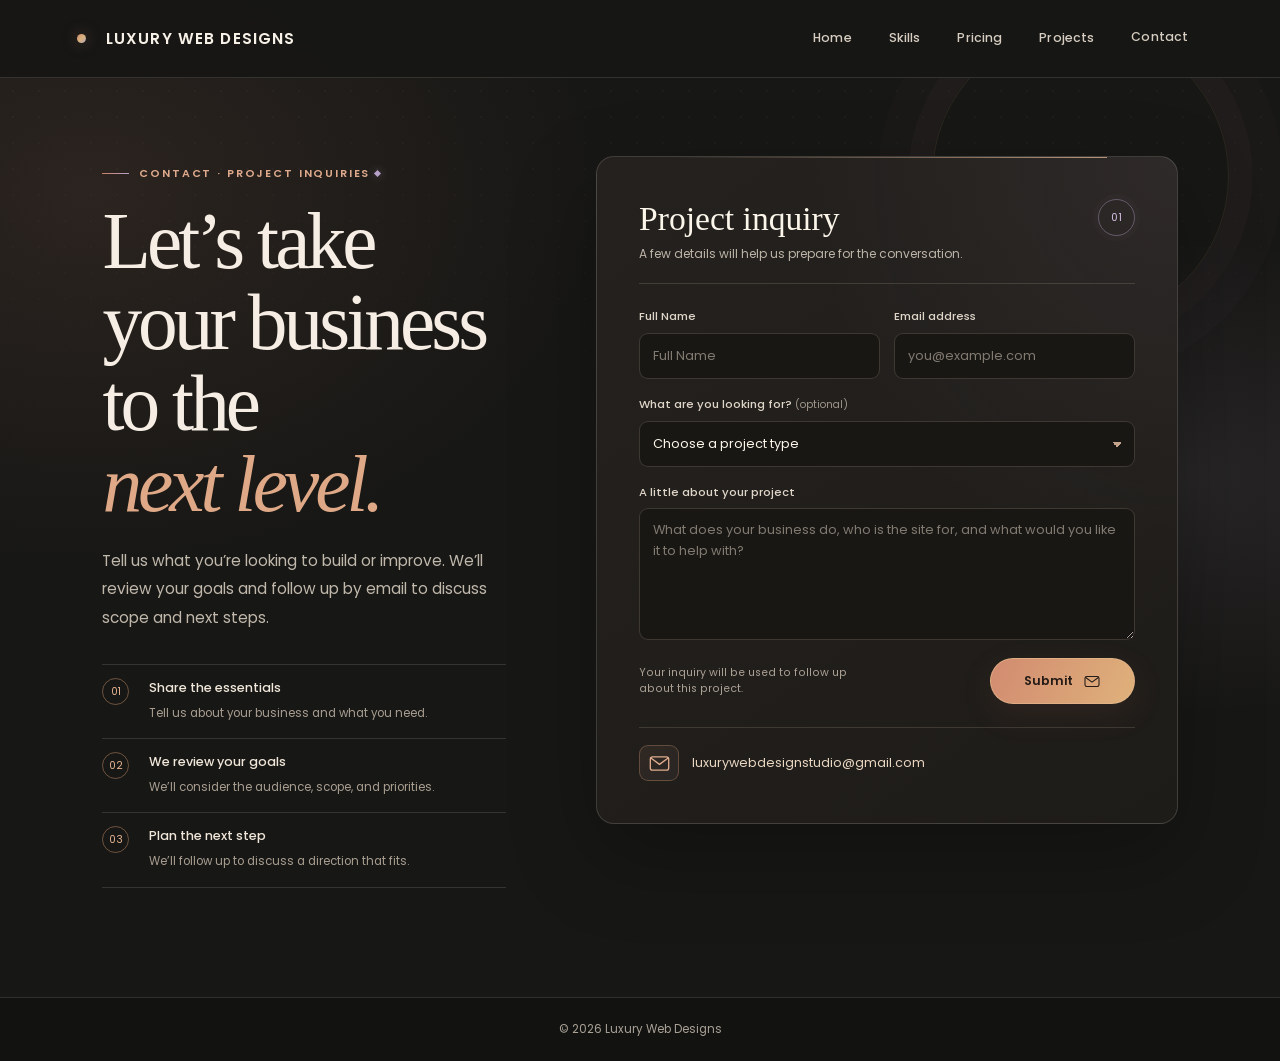
<file: contact.html>
<!DOCTYPE html>
<html lang="en">
<head>
<script>
(() => {
  const navigation = window.performance?.getEntriesByType?.('navigation')?.[0];
  if (navigation?.type !== 'reload') return;
  try { if ('scrollRestoration' in history) history.scrollRestoration = 'manual'; } catch {}
  try { if (location.hash) history.replaceState(history.state, '', location.pathname + location.search); } catch {}
  const returnToTop = () => {
    window.scrollTo(0, 0);
    requestAnimationFrame(() => window.scrollTo(0, 0));
  };
  window.addEventListener('pageshow', returnToTop, { once: true });
  window.addEventListener('load', returnToTop, { once: true });
})();
</script>
<meta charset="UTF-8">
<meta name="viewport" content="width=device-width, initial-scale=1.0">
<title>Contact | Luxury Web Designs</title>
<meta name="description" content="Tell Luxury Web Designs about your website project and get in touch by email.">
<meta name="author" content="Luxury Web Designs Studio">
<link href="https://fonts.googleapis.com/css2?family=Poppins:wght@300;400;500;600;700&display=swap" rel="stylesheet">
<style>
:root { color-scheme:dark; --ink:#171613; --panel:#211f1b; --cream:#fbf5ea; --muted:#bdb4a8; --terracotta:#c97f68; --amber:#d69b72; --lilac:#b8a1c9; --line:rgba(250,231,205,.14); }
* { box-sizing:border-box; }
html { scroll-behavior:smooth; scroll-padding-top:92px; }
body { min-width:320px; margin:0; overflow-x:hidden; background:#171613; color:var(--cream); font-family:'Poppins',sans-serif; line-height:1.65; }
body:before { position:fixed; z-index:-1; inset:0; background:radial-gradient(circle at 18% 80%,rgba(201,127,104,.055),transparent 34%),radial-gradient(circle at 91% 14%,rgba(184,161,201,.065),transparent 32%),repeating-linear-gradient(135deg,rgba(255,248,237,.012) 0 1px,transparent 1px 82px); content:""; pointer-events:none; }
a { color:inherit; }
header { position:fixed; z-index:20; inset:0 0 auto; display:flex; align-items:center; justify-content:space-between; gap:24px; padding:16px clamp(22px,6vw,88px); border-bottom:1px solid var(--line); background:rgba(23,22,19,.93); backdrop-filter:blur(16px); }
header h2 { display:flex; align-items:center; gap:10px; margin:0; color:var(--cream); font-size:1rem; font-weight:600; letter-spacing:.08em; text-transform:uppercase; white-space:nowrap; }
header h2:before { width:9px; height:9px; border-radius:50%; background:linear-gradient(135deg,var(--terracotta),var(--amber),var(--lilac)); box-shadow:0 0 14px rgba(214,155,114,.4); content:""; }
nav { display:flex; align-items:center; flex-wrap:wrap; gap:8px; }
nav a { display:inline-flex; align-items:center; justify-content:center; padding:7px 15px; border:1px solid rgba(214,155,114,.48); border-radius:999px; background:rgba(201,127,104,.045); color:#f0c2a2; font-size:.84rem; text-decoration:none; transition:background .24s ease,border-color .24s ease,color .24s ease,transform .24s ease; }
nav a:hover,nav a[aria-current="page"] { transform:translateY(-1px); border-color:rgba(214,155,114,.8); background:rgba(201,127,104,.16); color:#ffe4cf; }
main { position:relative; min-height:calc(100vh - 86px); padding:clamp(125px,15vw,175px) clamp(22px,8vw,120px) 75px; isolation:isolate; }
main:before { position:absolute; z-index:-1; top:55px; right:4%; width:clamp(210px,38vw,490px); aspect-ratio:1; border:1px solid rgba(214,155,114,.13); border-radius:50%; box-shadow:0 0 0 26px rgba(214,155,114,.022),0 0 0 56px rgba(184,161,201,.018); content:""; animation:orbit 28s linear infinite; pointer-events:none; }
.contact-layout { display:grid; grid-template-columns:minmax(260px,.82fr) minmax(400px,1.18fr); align-items:start; gap:clamp(42px,8vw,112px); max-width:1180px; margin:auto; }
.contact-copy { position:relative; padding-top:18px; animation:rise-in .75s both; }
.eyebrow { display:flex; align-items:center; gap:10px; margin:0 0 18px; color:#d8a789; font-size:.72rem; font-weight:600; letter-spacing:.19em; text-transform:uppercase; }
.eyebrow:before { width:27px; height:1px; background:linear-gradient(90deg,var(--terracotta),var(--lilac)); content:""; }
.eyebrow:after { width:5px; height:5px; margin-left:-5px; background:#b8a1c9; content:""; transform:rotate(45deg); box-shadow:0 0 9px rgba(184,161,201,.48); }
h1 { max-width:560px; margin:0; color:var(--cream); font:400 clamp(3rem,6vw,5.5rem)/1.02 Georgia,serif; letter-spacing:-.05em; }
h1 em { color:#dca98a; font-weight:400; }
.intro { max-width:460px; margin:22px 0 32px; color:#c6bdb1; font-size:.96rem; line-height:1.85; }
.process { display:grid; gap:0; max-width:445px; margin:0 0 34px; padding:0; list-style:none; }
.process li { display:grid; grid-template-columns:35px 1fr; gap:12px; padding:13px 0; border-top:1px solid rgba(250,231,205,.11); transition:padding-left .25s ease,border-color .25s ease; }
.process li:last-child { border-bottom:1px solid rgba(250,231,205,.11); }
.process li:hover { padding-left:4px; border-top-color:rgba(214,155,114,.36); }
.process-number { display:grid; width:27px; height:27px; place-items:center; border:1px solid rgba(214,155,114,.46); border-radius:50%; color:#e6b391; font-size:.65rem; transition:background .25s ease,color .25s ease,transform .25s ease; }
.process li:hover .process-number { transform:scale(1.06); background:rgba(214,155,114,.11); color:#ffe4cf; }
.process strong { display:block; color:#f0e6d9; font-size:.79rem; font-weight:500; }
.process small { color:#a99e91; font-size:.72rem; }
.email-block { display:flex; align-items:center; gap:13px; margin-top:20px; padding-top:17px; border-top:1px solid var(--line); color:#d0c5b7; font-size:.79rem; animation:rise-in .65s .55s both; }
.email-mark { display:grid; width:40px; height:36px; flex:none; place-items:center; border:1px solid rgba(214,155,114,.32); border-radius:9px; background:linear-gradient(145deg,rgba(214,155,114,.09),rgba(184,161,201,.06)); color:#e0ad8e; animation:email-drift 4.5s ease-in-out infinite; }
.email-mark svg { display:block; width:21px; height:17px; fill:none; stroke:currentColor; stroke-linecap:round; stroke-linejoin:round; stroke-width:1.5; }
.email-block > div > span { display:block; color:#978f85; font-size:.63rem; letter-spacing:.12em; text-transform:uppercase; }
.email-block a { color:#ead7c2; text-decoration:none; text-underline-offset:4px; }
.email-block a:hover { color:#fff0dd; text-decoration:underline; }
.form-panel { position:relative; overflow:hidden; padding:clamp(24px,4vw,42px); border:1px solid rgba(250,231,205,.14); border-radius:16px; background:linear-gradient(145deg,rgba(201,127,104,.07),rgba(33,31,27,.97) 38%,rgba(184,161,201,.055)); box-shadow:0 26px 70px rgba(0,0,0,.26); animation:rise-in .8s .12s both; }
.form-panel:before { position:absolute; top:0; left:12%; width:76%; height:1px; background:linear-gradient(90deg,transparent,rgba(240,193,158,.7),transparent); background-size:200% 100%; content:""; }
.form-panel:hover:before,.form-panel:focus-within:before { animation:panel-sheen 1.2s ease both; }
.form-heading { display:flex; align-items:flex-start; justify-content:space-between; gap:20px; margin:0 0 23px; padding-bottom:19px; border-bottom:1px solid var(--line); }
.form-heading h2 { margin:0; color:var(--cream); font:400 clamp(1.6rem,3vw,2.1rem)/1.2 Georgia,serif; }
.form-heading p { margin:5px 0 0; color:#bdb4a8; font-size:.75rem; }
.form-number { display:grid; width:37px; height:37px; flex:none; place-items:center; border:1px solid rgba(184,161,201,.42); border-radius:50%; color:#d1bde0; font-size:.68rem; }
.form-number { box-shadow:0 0 0 5px rgba(184,161,201,.025); animation:badge-breathe 5s ease-in-out infinite; }
form { display:grid; grid-template-columns:1fr 1fr; gap:16px 14px; }
.field { display:grid; gap:7px; min-width:0; }
.field { animation:field-arrive .55s both; }
.field:nth-of-type(1) { animation-delay:.16s; }.field:nth-of-type(2) { animation-delay:.23s; }.field:nth-of-type(3) { animation-delay:.3s; }.field:nth-of-type(4) { animation-delay:.37s; }.field:nth-of-type(5) { animation-delay:.44s; }
.field-full { grid-column:1/-1; }
label { color:#dfd5c8; font-size:.71rem; font-weight:500; }
.optional { color:#9d9388; font-size:.65rem; font-weight:400; }
input,select,textarea { width:100%; min-height:46px; padding:11px 13px; border:1px solid rgba(250,231,205,.16); border-radius:7px; outline:0; background:#191714; color:#fbf5ea; font:400 .8rem 'Poppins',sans-serif; transition:border-color .2s ease,background .2s ease,box-shadow .2s ease; }
input::placeholder,textarea::placeholder { color:#817a71; }
select { appearance:none; padding-right:36px; background-image:linear-gradient(45deg,transparent 50%,#c4a48d 50%),linear-gradient(135deg,#c4a48d 50%,transparent 50%); background-position:calc(100% - 17px) 20px,calc(100% - 12px) 20px; background-size:5px 5px,5px 5px; background-repeat:no-repeat; }
select:invalid { color:#817a71; }
select option { background:#191714; color:#fbf5ea; }
input:focus,select:focus,textarea:focus { border-color:rgba(214,155,114,.75); background:#1d1a17; box-shadow:0 0 0 3px rgba(214,155,114,.1); }
textarea { min-height:132px; resize:vertical; line-height:1.6; }
.form-bottom { display:flex; align-items:center; justify-content:space-between; gap:14px; margin-top:2px; }
.form-note { max-width:235px; margin:0; color:#a99f93; font-size:.67rem; line-height:1.55; }
button.submit { display:inline-flex; min-width:145px; min-height:46px; align-items:center; justify-content:center; gap:11px; padding:11px 19px; border:0; border-radius:999px; background:linear-gradient(110deg,#c97f68,#d69b72); color:#271b16; cursor:pointer; font:600 .78rem 'Poppins',sans-serif; transition:transform .22s ease,box-shadow .22s ease,filter .22s ease; }
button.submit span { display:inline-flex; align-items:center; justify-content:center; transition:transform .22s ease; }
button.submit svg { display:block; width:16px; height:13px; fill:none; stroke:currentColor; stroke-linecap:round; stroke-linejoin:round; stroke-width:1.6; }
button.submit:hover { transform:translateY(-2px); box-shadow:0 10px 25px rgba(201,127,104,.2); filter:brightness(1.06); }
button.submit:hover span { transform:translateX(3px); }
footer { padding:22px clamp(22px,6vw,88px); border-top:1px solid var(--line); background:#11110f; color:#a89f93; font-size:.73rem; text-align:center; }
.modal-success-bg { position:fixed; z-index:50; inset:0; display:none; align-items:center; justify-content:center; padding:20px; background:rgba(7,8,7,.76); backdrop-filter:blur(8px); }
.modal-success-bg.show { display:flex; }
.modal-success { position:relative; width:min(100%,390px); padding:38px 32px 34px; border:1px solid rgba(214,155,114,.36); border-radius:16px; background:#211f1b; color:var(--cream); text-align:center; box-shadow:0 25px 80px rgba(0,0,0,.45); animation:rise-in .35s both; }
.success-icon { display:grid; width:55px; height:55px; margin:0 auto 18px; place-items:center; border:1px solid rgba(169,207,178,.4); border-radius:50%; color:#a9cfb2; font-size:1.35rem; }
.modal-success h2 { margin:0 0 8px; font:400 1.8rem Georgia,serif; }
.modal-success p { margin:0; color:#bdb4a8; font-size:.83rem; }
.close-modal-btn { position:absolute; top:10px; right:12px; width:34px; height:34px; border:1px solid transparent; border-radius:50%; background:transparent; color:#c4b5a7; cursor:pointer; font-size:1.4rem; }
.close-modal-btn:hover { border-color:var(--line); color:#fff; }
@keyframes rise-in { from { opacity:0; transform:translateY(13px); } to { opacity:1; transform:translateY(0); } }
@keyframes orbit { to { transform:rotate(360deg); } }
@keyframes email-drift { 0%,100% { transform:translateY(0); box-shadow:0 0 0 rgba(214,155,114,0); } 50% { transform:translateY(-3px); box-shadow:0 5px 18px rgba(214,155,114,.13); } }
@keyframes panel-sheen { from { background-position:100% 0; } to { background-position:-100% 0; } }
@keyframes badge-breathe { 0%,100% { box-shadow:0 0 0 4px rgba(184,161,201,.018); } 50% { box-shadow:0 0 0 7px rgba(184,161,201,.055); } }
@keyframes field-arrive { from { opacity:0; transform:translateY(8px); } to { opacity:1; transform:translateY(0); } }
@media(max-width:900px) { main { padding-top:135px; } .contact-layout { grid-template-columns:minmax(230px,.78fr) minmax(360px,1.22fr); gap:36px; } }
@media(max-width:760px) { header { align-items:flex-start; flex-direction:column; gap:10px; } nav { gap:6px; } nav a { padding:6px 11px; font-size:.77rem; } main { padding-top:175px; } .contact-layout { grid-template-columns:1fr; max-width:640px; gap:34px; } .contact-copy { padding-top:0; } h1 { max-width:640px; } .intro { margin:16px 0 22px; } .process { margin-bottom:23px; } }
@media(max-width:520px) { main { padding:155px 18px 52px; } header { padding:14px 18px; } header h2 { font-size:.87rem; } nav { gap:5px; } nav a { padding:6px 9px; font-size:.7rem; } h1 { font-size:clamp(2.65rem,13vw,4rem); } .intro { font-size:.88rem; } .form-panel { padding:22px 17px; } form { grid-template-columns:1fr; gap:13px; } .field-full { grid-column:auto; } .form-bottom { align-items:flex-start; flex-direction:column-reverse; } .form-note { max-width:none; } button.submit { width:100%; } .email-block { font-size:.7rem; } }
@media(prefers-reduced-motion:reduce) { *,*::before,*::after { scroll-behavior:auto!important; animation-duration:.01ms!important; animation-iteration-count:1!important; transition-duration:.01ms!important; } }
</style>
  <link rel="stylesheet" href="refresh.css?v=20260925a">
</head>
<body class="studio-page studio-contact">
<header>
  <h2>Luxury Web Designs</h2>
  <nav aria-label="Main navigation">
    <a href="index.html#home">Home</a>
    <a href="skills.html">Skills</a>
    <a href="pricing.html">Pricing</a>
    <a href="projects.html">Projects</a>
    <a href="contact.html" aria-current="page">Contact</a>
  </nav>
</header>
<main>
  <div class="contact-layout">
    <section class="contact-copy" aria-labelledby="contact-title">
      <p class="eyebrow">Contact · Project inquiries</p>
      <h1 id="contact-title">Let’s take your business to the <em>next level.</em></h1>
      <p class="intro">Tell us what you’re looking to build or improve. We’ll review your goals and follow up by email to discuss scope and next steps.</p>
      <ol class="process" aria-label="What happens next">
        <li><span class="process-number">01</span><div><strong>Share the essentials</strong><small>Tell us about your business and what you need.</small></div></li>
        <li><span class="process-number">02</span><div><strong>We review your goals</strong><small>We’ll consider the audience, scope, and priorities.</small></div></li>
        <li><span class="process-number">03</span><div><strong>Plan the next step</strong><small>We’ll follow up to discuss a direction that fits.</small></div></li>
      </ol>
    </section>
    <section class="form-panel" aria-labelledby="form-title">
      <div class="form-heading"><div><h2 id="form-title">Project inquiry</h2><p>A few details will help us prepare for the conversation.</p></div><span class="form-number" aria-hidden="true">01</span></div>
      <form id="contact-form" action="https://formsubmit.co/luxurywebdesignstudio@gmail.com" method="POST" autocomplete="on">
        <input type="hidden" name="_subject" value="New Website Inquiry">
        <input type="hidden" name="_captcha" value="false">
        <input type="hidden" name="_template" value="table">
        <input type="hidden" name="_url" value="https://luxurywebdesignstudio.github.io/LuxuryWebDesignStudio/contact.html">
        <div class="field"><label for="contact-name">Full Name</label><input id="contact-name" type="text" name="name" placeholder="Full Name" required autocomplete="name"></div>
        <div class="field"><label for="contact-email">Email address</label><input id="contact-email" type="email" name="email" placeholder="you@example.com" required autocomplete="email"></div>
        <div class="field field-full"><label for="project-type">What are you looking for? <span class="optional">(optional)</span></label><select id="project-type" name="project_type"><option value="" selected>Choose a project type</option><option>New business website</option><option>Website redesign</option><option>Landing page</option><option>Website updates or support</option><option>Something else</option></select></div>
        <div class="field field-full"><label for="project-message">A little about your project</label><textarea id="project-message" name="message" placeholder="What does your business do, who is the site for, and what would you like it to help with?" required></textarea></div>
        <div class="form-bottom field-full"><p class="form-note">Your inquiry will be used to follow up about this project.</p><button type="submit" class="submit">Submit <span aria-hidden="true"><svg viewBox="0 0 24 18"><rect x="1.5" y="1.5" width="21" height="15" rx="2.5"></rect><path d="m2.5 3 9.5 7 9.5-7"></path></svg></span></button></div>
      </form>
      <div class="email-block"><span class="email-mark" aria-hidden="true"><svg viewBox="0 0 24 18"><rect x="1.5" y="1.5" width="21" height="15" rx="2.5"></rect><path d="m2.5 3 9.5 7 9.5-7"></path></svg></span><div><a href="mailto:luxurywebdesignstudio@gmail.com">luxurywebdesignstudio@gmail.com</a></div></div>
    </section>
  </div>
</main>
<footer>© 2026 Luxury Web Designs</footer>
<div id="contact-success-modal" class="modal-success-bg" role="dialog" aria-modal="true" aria-labelledby="success-title" aria-describedby="success-copy">
  <div class="modal-success">
    <button class="close-modal-btn" type="button" aria-label="Close success message" onclick="hideSuccessModal()">×</button>
    <span class="success-icon" aria-hidden="true">✓</span>
    <h2 id="success-title">Message sent</h2>
    <p id="success-copy">Thank you for reaching out. We’ll get back to you soon.</p>
  </div>
</div>
<script>
function hideSuccessModal() {
  document.getElementById('contact-success-modal')?.classList.remove('show');
}
(() => {
  const form = document.getElementById('contact-form');
  const modal = document.getElementById('contact-success-modal');
  if (!form) return;
  form.addEventListener('submit', async event => {
    event.preventDefault();
    const submit = form.querySelector('button[type="submit"]');
    submit.disabled = true;
    submit.setAttribute('aria-busy', 'true');
    try {
      const formData = Object.fromEntries(new FormData(form).entries());
      const ajaxAction = form.action.replace('https://formsubmit.co/', 'https://formsubmit.co/ajax/');
      const response = await fetch(ajaxAction, {
        method:'POST',
        headers:{ 'Content-Type':'application/json', 'Accept':'application/json' },
        body:JSON.stringify(formData)
      });
      const result = await response.json();
      if (!response.ok || !result.success) throw new Error('Message could not be sent.');
      form.reset();
      modal?.classList.add('show');
      modal?.querySelector('.close-modal-btn')?.focus();
    } catch {
      alert('There was a problem sending the message. Please try again or email luxurywebdesignstudio@gmail.com.');
    } finally {
      submit.disabled = false;
      submit.removeAttribute('aria-busy');
    }
  });
  modal?.addEventListener('click', event => { if (event.target === modal) hideSuccessModal(); });
  document.addEventListener('keydown', event => { if (modal?.classList.contains('show') && event.key === 'Escape') hideSuccessModal(); });
})();
</script>
</body>
</html>
</file>
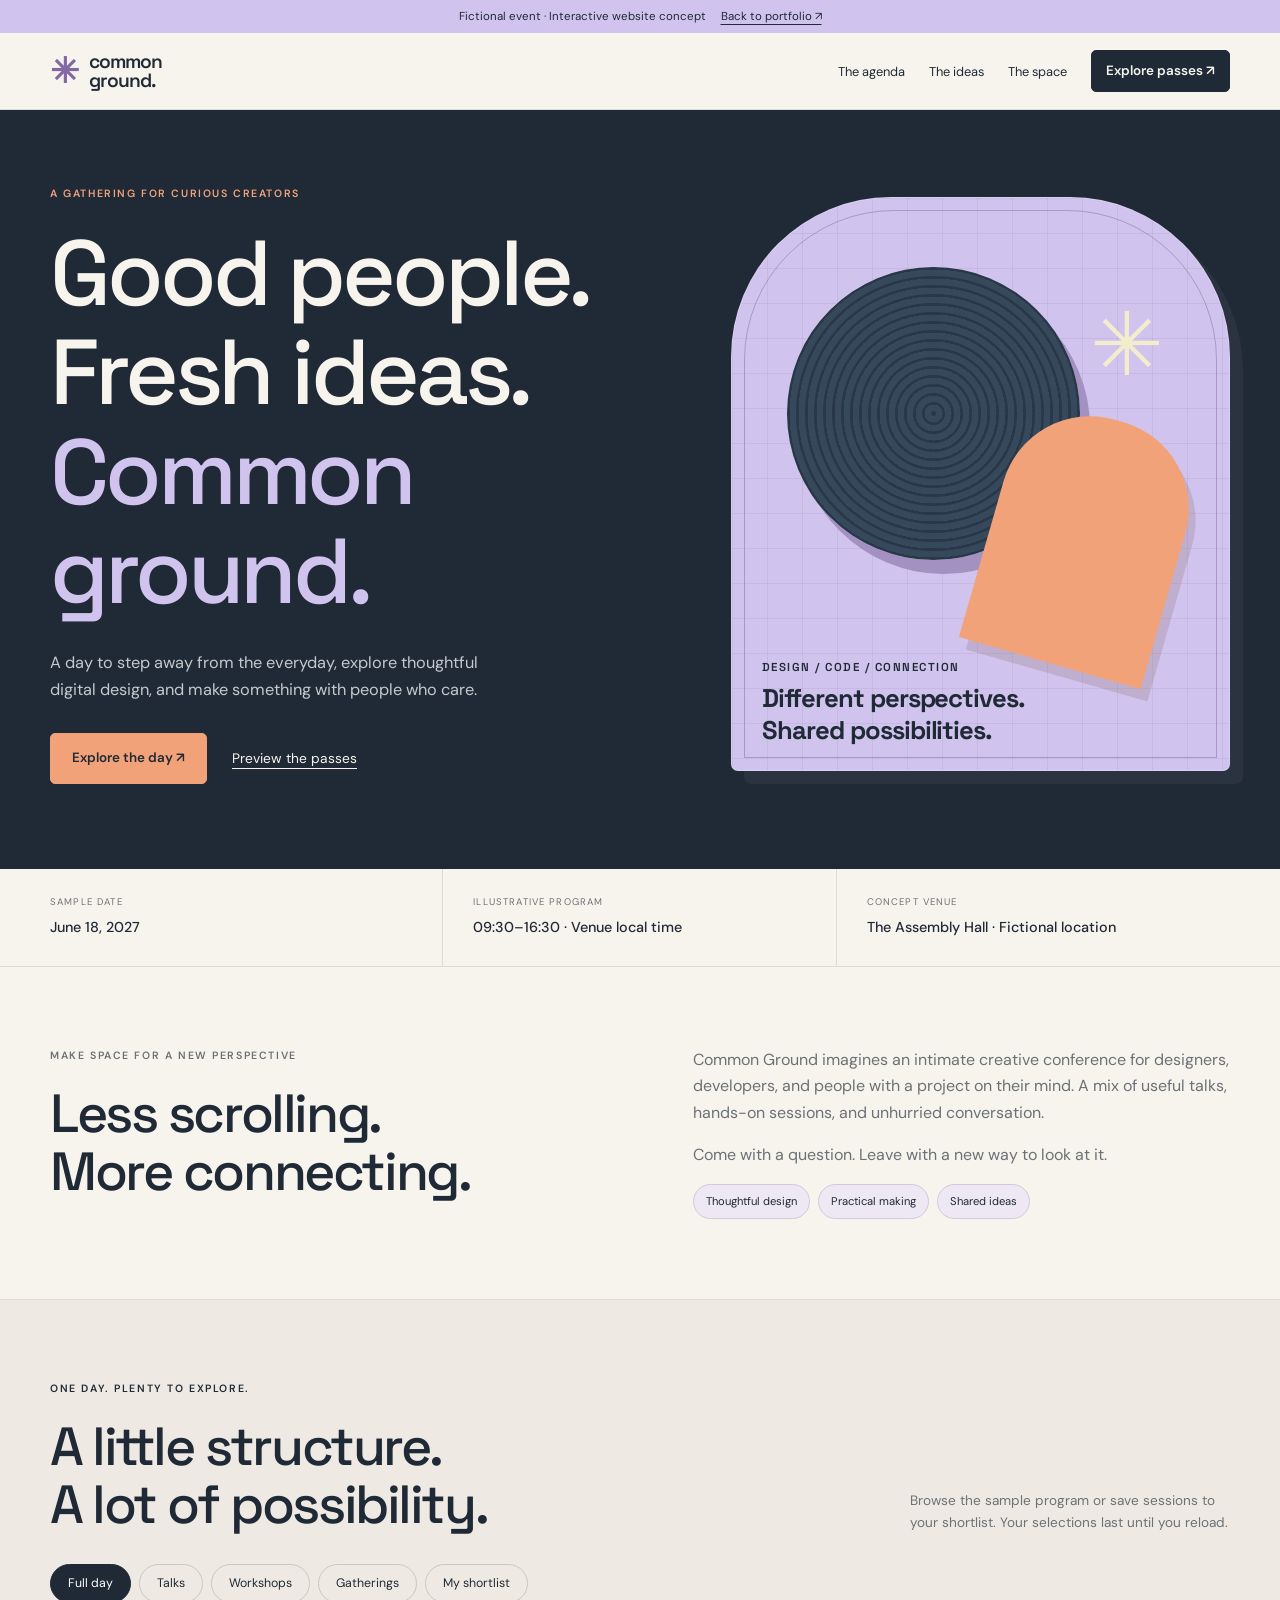
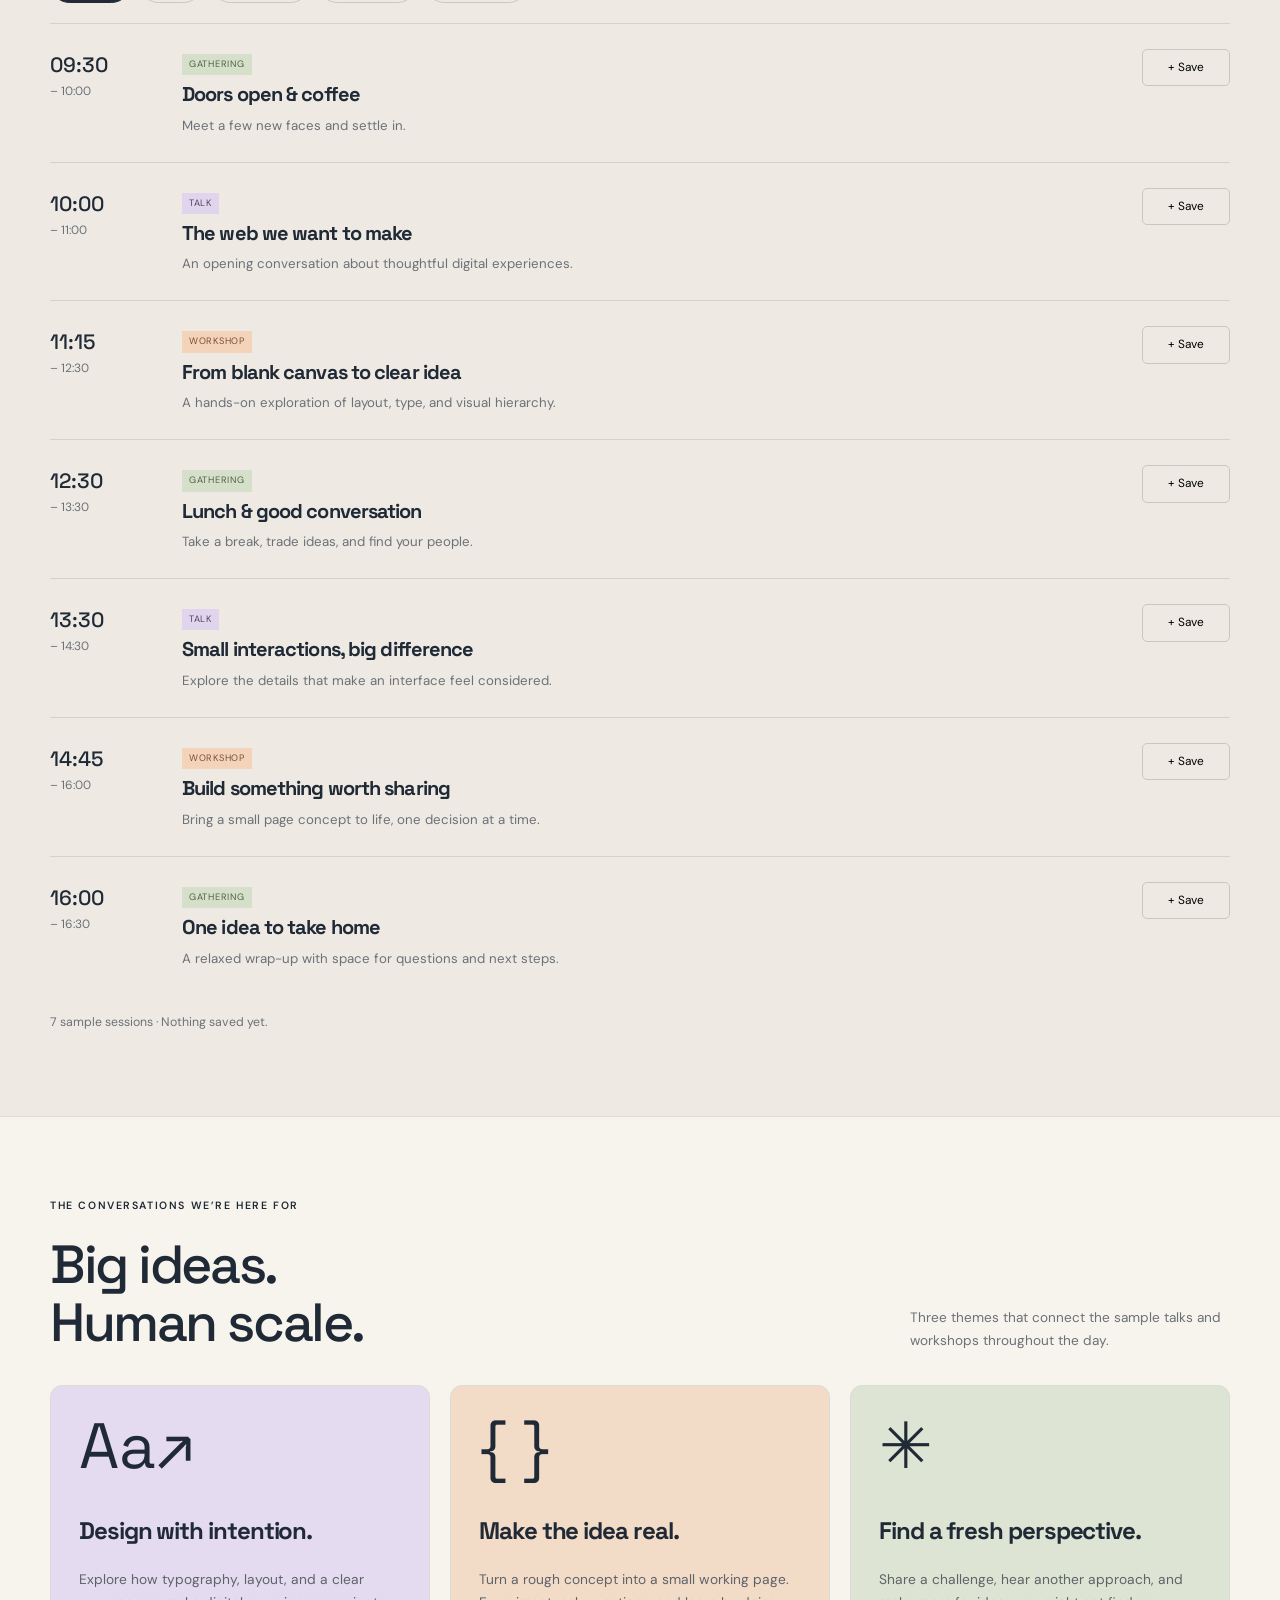
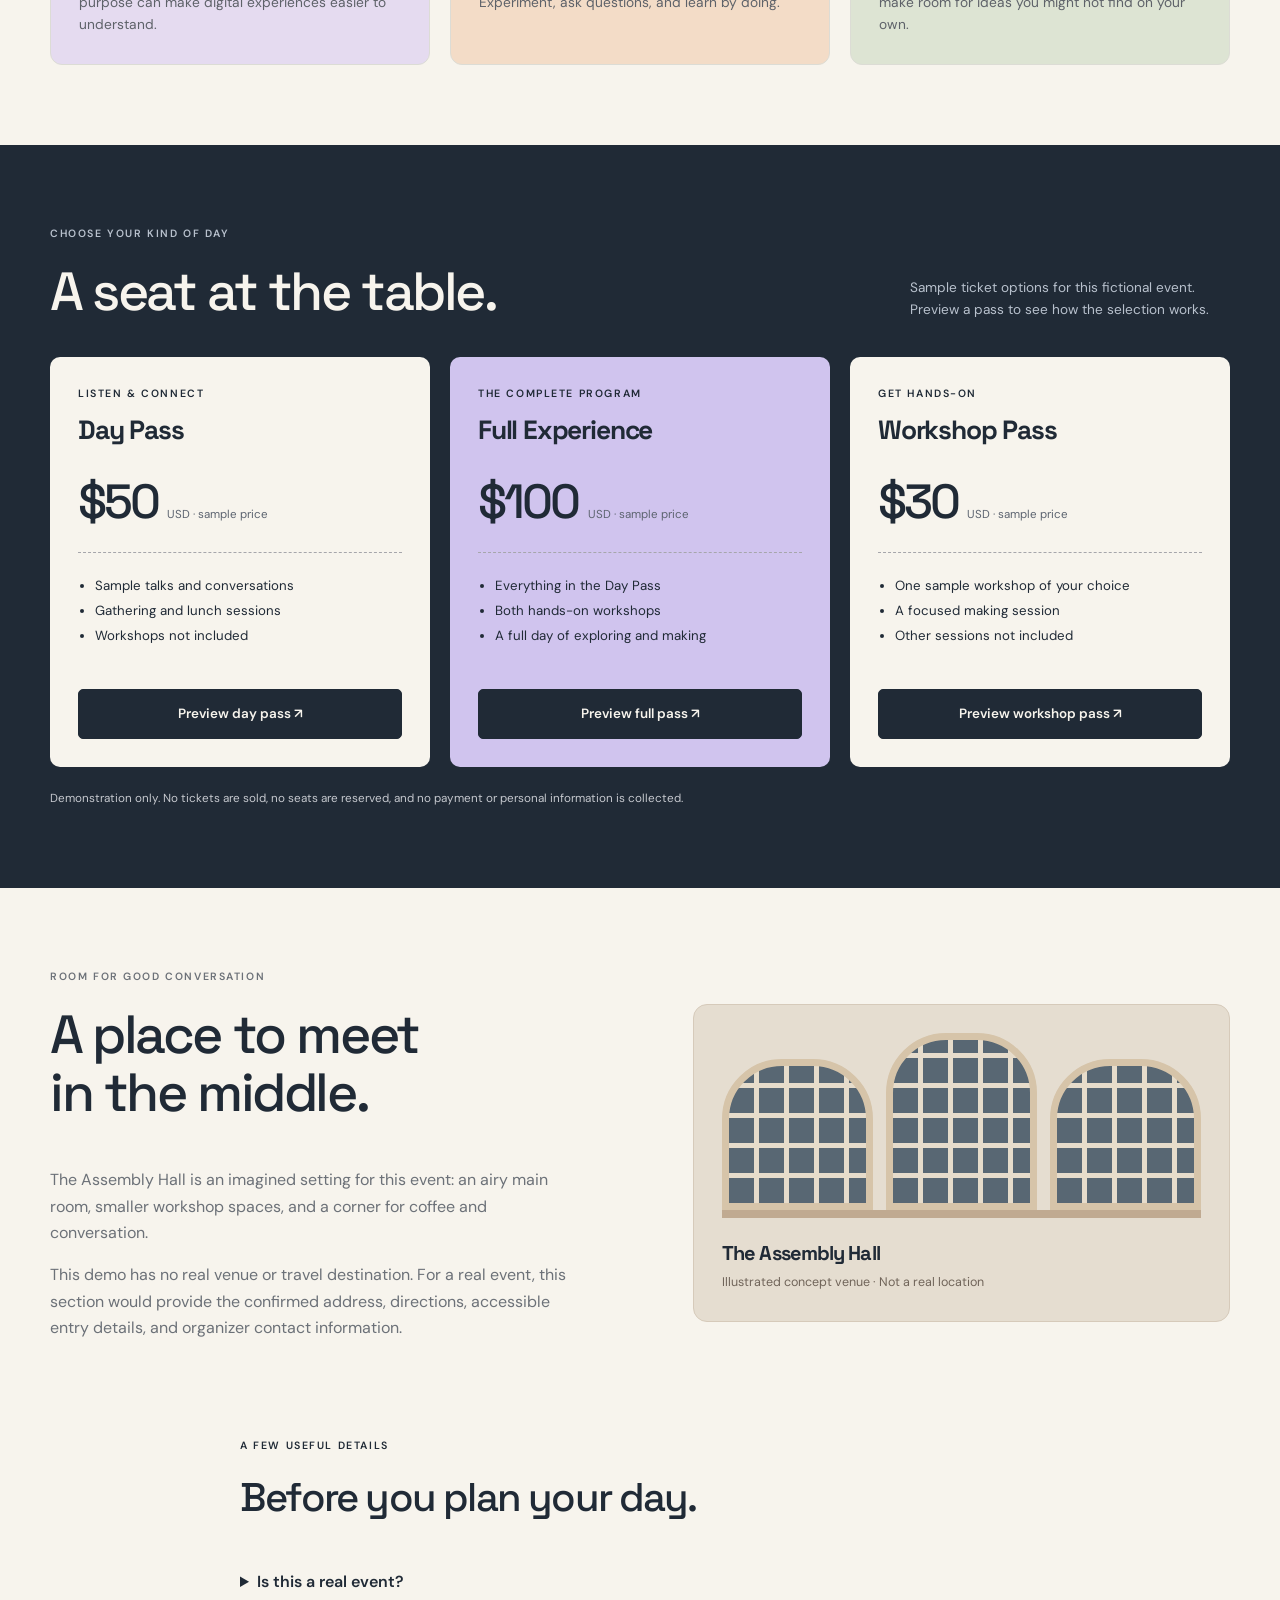
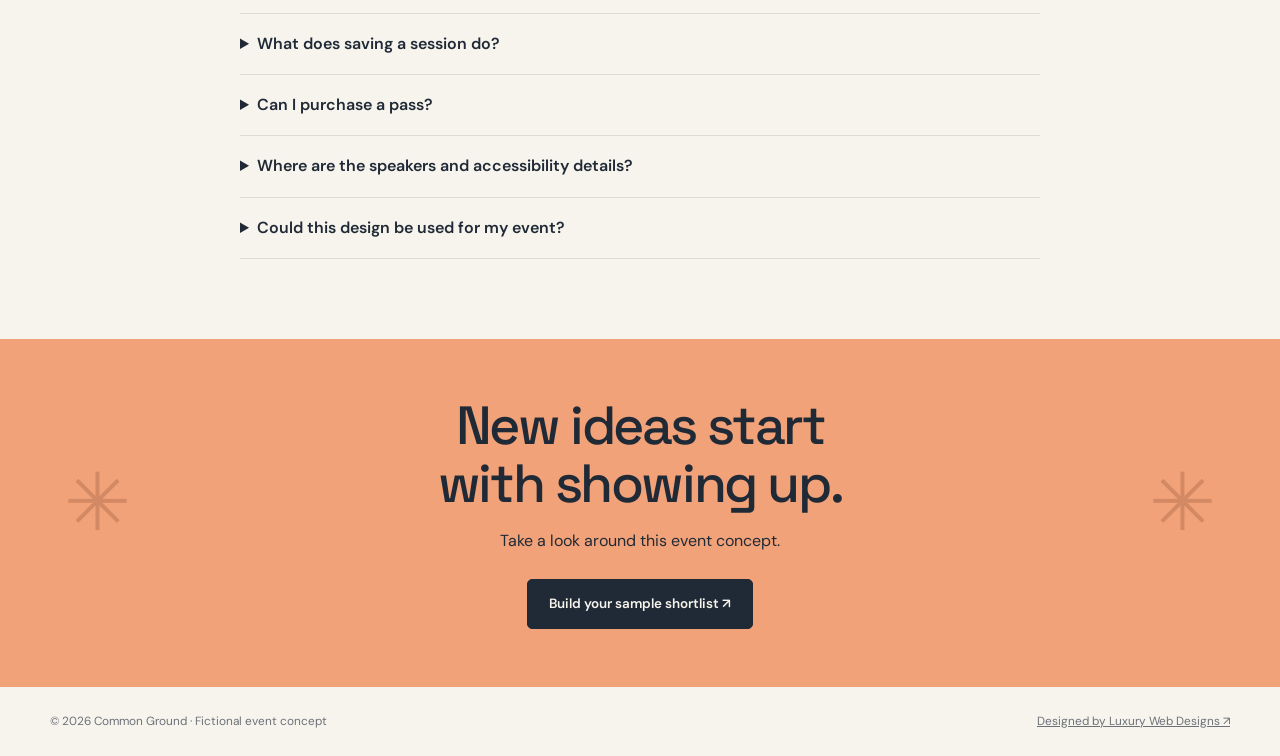
<file: event.html>
<!doctype html><html lang="en"><head><meta charset="utf-8"><meta name="viewport" content="width=device-width,initial-scale=1"><title>Common Ground — A gathering for curious creators</title><meta name="description" content="A fictional creative conference website with an interactive sample agenda and pass previews."><link href="https://fonts.googleapis.com/css2?family=DM+Sans:wght@400;500;600;700&family=Space+Grotesk:wght@400;500;600;700&display=swap" rel="stylesheet"><style>
:root{--ink:#202a36;--paper:#f7f4ed;--muted:#6c7178;--orange:#f2a278;--violet:#d0c4ee;--line:#dcdcd5}*{box-sizing:border-box}html{scroll-behavior:smooth;scroll-padding-top:105px}body{margin:0;background:var(--paper);color:var(--ink);font:16px/1.65 'DM Sans',sans-serif}h1,h2,h3{font-family:'Space Grotesk',sans-serif;line-height:1.08;letter-spacing:-.045em;margin-top:0}h1{font-size:clamp(3.6rem,7.2vw,7rem);font-weight:500}h2{font-size:clamp(2.2rem,4.2vw,4rem);font-weight:500}h3{font-size:1.25rem}p{margin-top:0}a{color:inherit}button{font:inherit;cursor:pointer}a,button{touch-action:manipulation}button:focus-visible,a:focus-visible,summary:focus-visible{outline:3px solid #b9825e;outline-offset:5px}.wrap{width:min(1180px,calc(100% - 44px));margin:auto}.demo{text-align:center;font-size:.72rem;background:var(--violet);padding:7px 20px}.demo a{margin-left:12px;text-underline-offset:4px}.skip{position:absolute;top:-100px;background:white;padding:12px;z-index:30}.skip:focus{top:12px}header{position:sticky;top:0;z-index:10;background:#f7f4edf5;border-bottom:1px solid var(--line)}.nav{display:flex;justify-content:space-between;gap:24px;align-items:center;padding-block:17px}.brand{font:600 1.2rem/1 'Space Grotesk',sans-serif;text-decoration:none;letter-spacing:-.05em;display:flex;gap:11px;align-items:center}.brand i{font-style:normal;font-size:2.2rem;color:#8468a5}nav{display:flex;gap:24px;align-items:center}nav a{font-size:.8rem;text-decoration:none}nav a:hover{text-decoration:underline;text-underline-offset:5px}.button{display:inline-flex;align-items:center;justify-content:center;gap:20px;border:1px solid var(--ink);border-radius:5px;background:var(--ink);color:var(--paper);padding:13px 21px;font-size:.84rem;font-weight:600;text-decoration:none;transition:transform .2s,box-shadow .2s}.button:hover{transform:translateY(-3px);box-shadow:4px 5px 0 #d0c4ee}.button.light{background:var(--orange);color:var(--ink);border-color:var(--orange)}.button.small{padding:9px 14px}.text-link{font-size:.86rem;text-underline-offset:5px}.hero{background:var(--ink);color:var(--paper);position:relative;overflow:hidden}.hero-grid{display:grid;grid-template-columns:1.1fr .9fr;gap:6%;align-items:center;padding-block:75px 85px}.eyebrow{font-size:.66rem;font-weight:600;letter-spacing:.15em;text-transform:uppercase;margin-bottom:21px}.hero .eyebrow{color:var(--orange)}.hero h1{margin-bottom:28px}.hero h1 span{color:var(--violet)}.hero-copy>p:not(.eyebrow){max-width:440px;color:#c5c8ce;font-size:1.02rem}.actions{display:flex;gap:25px;align-items:center;flex-wrap:wrap;margin-top:30px}.poster{position:relative;aspect-ratio:4/4.6;isolation:isolate;background:#d0c4ee;border-radius:160px 160px 7px 7px;overflow:hidden;box-shadow:13px 13px 0 #ffffff0b;border:1px solid #f0e8ff4f}.poster::before{content:"";position:absolute;inset:12px;border:1px solid #55456e55;border-radius:150px 150px 0 0;z-index:2;pointer-events:none}.poster-grid{position:absolute;inset:0;background-image:linear-gradient(#42345312 1px,transparent 1px),linear-gradient(90deg,#42345312 1px,transparent 1px);background-size:35px 35px}.orb{position:absolute;width:59%;aspect-ratio:1;top:12%;left:11%;border-radius:50%;background:repeating-radial-gradient(circle at 50% 50%,#293746 0 2px,#36485b 3px 9px);box-shadow:10px 14px 0 #a291c1;animation:float 8s ease-in-out infinite}.arch{position:absolute;right:10%;bottom:18%;width:38%;height:44%;border-radius:90px 90px 0 0;background:var(--orange);transform:rotate(16deg);box-shadow:10px 10px 0 #9c7e8550}.star{position:absolute;right:13%;top:18%;font-size:5.5rem;line-height:1;color:#f4edcd;animation:rotate 12s ease-in-out infinite}.poster-label{position:absolute;bottom:24px;left:30px;color:var(--ink);font:600 .72rem 'Space Grotesk',sans-serif;letter-spacing:.13em}.poster-label strong{display:block;font-size:1.6rem;letter-spacing:-.04em;margin-top:8px}.facts{border-bottom:1px solid var(--line)}.facts-grid{display:grid;grid-template-columns:repeat(3,1fr)}.fact{padding:25px 30px;border-right:1px solid var(--line)}.fact:first-child{padding-left:0}.fact:last-child{border:0}.fact small{display:block;font-size:.6rem;letter-spacing:.12em;color:var(--muted);margin-bottom:5px}.fact strong{font-size:.9rem;font-weight:500}.section{padding-block:80px}.intro{display:grid;grid-template-columns:1fr 1fr;gap:9%;align-items:start}.intro h2{margin-bottom:0}.intro p{color:var(--muted)}.chips{display:flex;gap:8px;flex-wrap:wrap}.chips span{padding:7px 12px;border:1px solid #d3c8dc;border-radius:30px;font-size:.7rem;background:#eee8f4}.agenda-area{background:#eeeae3;border-block:1px solid var(--line)}.heading{display:flex;align-items:end;justify-content:space-between;gap:30px}.heading h2{margin-bottom:0}.heading>p{max-width:320px;color:var(--muted);font-size:.85rem;margin-bottom:0}.filters{display:flex;gap:8px;flex-wrap:wrap;margin:30px 0 20px}.filter{padding:8px 17px;background:transparent;border:1px solid #c9c8c0;border-radius:30px;font-size:.77rem;color:var(--ink)}.filter[aria-pressed=true]{background:var(--ink);color:white;border-color:var(--ink)}.session{display:grid;grid-template-columns:110px 1fr auto;gap:22px;align-items:start;padding:25px 0;border-top:1px solid #d2d2ca}.session[hidden]{display:none}.time{font:500 1.3rem 'Space Grotesk',sans-serif;padding-top:3px}.time small{display:block;font:400 .75rem 'DM Sans',sans-serif;color:var(--muted);margin-top:5px}.tag{display:inline-block;padding:3px 7px;background:#dfd5ec;color:#554365;font-size:.58rem;letter-spacing:.08em;text-transform:uppercase;margin-bottom:9px}.session[data-kind=Workshop] .tag{background:#f3d3b9;color:#7c4e32}.session[data-kind=Gathering] .tag{background:#d6dfca;color:#4e6343}.session h3{margin-bottom:9px}.session p{margin-bottom:0;font-size:.83rem;color:var(--muted)}.save{border:1px solid #c7c9c1;border-radius:5px;background:transparent;padding:8px 12px;font-size:.74rem;min-width:88px}.save[aria-pressed=true]{background:var(--ink);color:white;border-color:var(--ink)}.status{min-height:24px;margin:18px 0 0;font-size:.77rem;color:var(--muted)}.themes{display:grid;grid-template-columns:repeat(3,minmax(0,1fr));gap:20px;margin-top:33px}.theme{padding:28px;border:1px solid var(--line);border-radius:12px;transition:transform .25s}.theme:hover{transform:translateY(-5px)}.theme:nth-child(1){background:#e5dbf0}.theme:nth-child(2){background:#f3dcc7}.theme:nth-child(3){background:#dde4d3}.symbol{font:400 4rem/1 'Space Grotesk',sans-serif;margin-bottom:40px}.theme h3{font-size:1.5rem}.theme p{font-size:.86rem;color:#5e6269;margin-bottom:0}.pass-area{background:var(--ink);color:var(--paper)}.pass-area .heading p{color:#b8c1cd}.passes{display:grid;grid-template-columns:repeat(3,minmax(0,1fr));gap:20px;margin-top:35px}.pass{background:#f7f4ed;color:var(--ink);padding:28px;border-radius:10px;display:flex;flex-direction:column;position:relative}.pass.featured{background:var(--violet)}.pass .eyebrow{margin-bottom:14px}.pass h3{font-size:1.65rem}.price{font:500 3rem 'Space Grotesk',sans-serif;letter-spacing:-.06em;margin-bottom:20px}.price small{font:400 .72rem 'DM Sans',sans-serif;letter-spacing:0;color:#5d6470}.pass ul{padding:20px 0 20px 17px;border-top:1px dashed #a6a6ab;margin:0 0 20px;font-size:.83rem;line-height:1.9}.pass button{margin-top:auto}.pass-note{font-size:.73rem;color:#c5c8ce;margin:22px 0 0}.visit{display:grid;grid-template-columns:1fr 1fr;gap:9%;align-items:center}.visit p{color:var(--muted)}.venue-art{background:#e5ddd0;padding:28px;border:1px solid #d6caba;border-radius:14px;position:relative;overflow:hidden}.building{display:flex;align-items:end;gap:13px;height:185px;border-bottom:8px solid #c0aa91;margin-bottom:25px}.building i{flex:1;height:85%;background:repeating-linear-gradient(0deg,transparent 0 25px,#e6dccb 25px 30px),repeating-linear-gradient(90deg,#586773 0 25px,#e6dccb 25px 30px);border:7px solid #d6c4a9;border-radius:60px 60px 0 0}.building i:nth-child(2){height:100%}.venue-art p{margin:0;font-size:.78rem;color:#706459}.venue-art h3{margin-bottom:8px}.faq{max-width:800px;padding-bottom:80px}.faq h2{font-size:2.5rem}.faq details{padding:17px 0;border-bottom:1px solid var(--line)}.faq summary{cursor:pointer;font-weight:600}.faq details p{font-size:.86rem;color:var(--muted);margin:13px 0 0}.closing{text-align:center;background:var(--orange);padding:58px 22px;position:relative;overflow:hidden}.closing h2{margin-bottom:15px}.closing p{margin-bottom:24px}.closing::before,.closing::after{content:'✳';position:absolute;top:28%;font-size:5rem;color:#90543750;animation:rotate 12s ease-in-out infinite}.closing::before{left:5%}.closing::after{right:5%;animation-delay:-6s}.closing>*{position:relative}footer{padding:25px 0}.footer-row{display:flex;gap:18px;flex-wrap:wrap;justify-content:space-between;color:var(--muted);font-size:.74rem}dialog{border:1px solid var(--line);border-radius:13px;width:calc(100% - 36px);max-width:500px;max-height:85vh;overflow:auto;padding:30px;background:var(--paper);color:var(--ink)}dialog::backdrop{background:#182230b8;backdrop-filter:blur(5px)}dialog h2{font-size:2rem;clear:both;padding-top:22px}dialog p{font-size:.9rem;color:var(--muted)}.close{float:right;min-width:42px;min-height:42px;font-size:1.2rem;background:transparent;border:1px solid var(--line);border-radius:5px}@keyframes float{50%{transform:translateY(-9px)}}@keyframes rotate{50%{transform:rotate(25deg)}}@media(max-width:850px){.hero-grid{gap:5%}.hero h1{font-size:clamp(3.5rem,7vw,6rem)}.pass{padding:22px}.session{grid-template-columns:85px 1fr auto}.theme{padding:22px}}@media(max-width:640px){.nav{flex-wrap:wrap;gap:15px}nav{width:100%;justify-content:space-between;gap:10px}nav a{font-size:.72rem}.hero-grid,.intro,.visit{grid-template-columns:1fr;gap:35px}.hero-grid{padding-block:45px 60px}.poster{width:min(100%,370px);margin:10px auto 0}.hero h1{font-size:clamp(3.5rem,14vw,5rem)}.facts-grid{grid-template-columns:1fr}.fact,.fact:first-child{padding:14px 0;border-right:0;border-bottom:1px solid var(--line)}.section{padding-block:50px}.heading{display:block}.heading>p{margin-top:18px}.session{grid-template-columns:67px 1fr;gap:14px}.save{grid-column:2;justify-self:start}.themes,.passes{grid-template-columns:1fr}.symbol{margin-bottom:25px}.theme{padding:27px}.faq{padding-bottom:50px}.closing::before,.closing::after{font-size:2rem;top:12px}}@media(prefers-reduced-motion:reduce){html{scroll-behavior:auto}*,*::before,*::after{animation:none!important;transition:none!important}}
</style></head><body><a class="skip" href="#main">Skip to content</a><div class="demo">Fictional event · Interactive website concept <a href="projects.html">Back to portfolio ↗</a></div><header><div class="nav wrap"><a class="brand" href="#"><i aria-hidden="true">✳</i><span>common<br>ground.</span></a><nav aria-label="Main navigation"><a href="#agenda">The agenda</a><a href="#themes">The ideas</a><a href="#visit">The space</a><a class="button small" href="#passes">Explore passes ↗</a></nav></div></header><main id="main"><section class="hero"><div class="hero-grid wrap"><div class="hero-copy"><p class="eyebrow">A gathering for curious creators</p><h1>Good people.<br>Fresh ideas.<br><span>Common<br>ground.</span></h1><p>A day to step away from the everyday, explore thoughtful digital design, and make something with people who care.</p><div class="actions"><a class="button light" href="#agenda">Explore the day ↗</a><a class="text-link" href="#passes">Preview the passes</a></div></div><div class="poster" aria-hidden="true"><div class="poster-grid"></div><div class="orb"></div><div class="arch"></div><span class="star">✳</span><div class="poster-label">DESIGN / CODE / CONNECTION<strong>Different perspectives.<br>Shared possibilities.</strong></div></div></div></section><div class="facts"><div class="facts-grid wrap"><div class="fact"><small>SAMPLE DATE</small><strong>June 18, 2027</strong></div><div class="fact"><small>ILLUSTRATIVE PROGRAM</small><strong>09:30–16:30 · Venue local time</strong></div><div class="fact"><small>CONCEPT VENUE</small><strong>The Assembly Hall · Fictional location</strong></div></div></div><section class="intro section wrap"><div><p class="eyebrow">Make space for a new perspective</p><h2>Less scrolling.<br>More connecting.</h2></div><div><p>Common Ground imagines an intimate creative conference for designers, developers, and people with a project on their mind. A mix of useful talks, hands-on sessions, and unhurried conversation.</p><p>Come with a question. Leave with a new way to look at it.</p><div class="chips"><span>Thoughtful design</span><span>Practical making</span><span>Shared ideas</span></div></div></section><section class="agenda-area section" id="agenda"><div class="wrap"><div class="heading"><div><p class="eyebrow">One day. Plenty to explore.</p><h2>A little structure.<br>A lot of possibility.</h2></div><p>Browse the sample program or save sessions to your shortlist. Your selections last until you reload.</p></div><div class="filters" role="group" aria-label="Filter agenda"><button class="filter" data-filter="All" aria-pressed="true">Full day</button><button class="filter" data-filter="Talk" aria-pressed="false">Talks</button><button class="filter" data-filter="Workshop" aria-pressed="false">Workshops</button><button class="filter" data-filter="Gathering" aria-pressed="false">Gatherings</button><button class="filter" data-filter="Saved" aria-pressed="false">My shortlist</button></div><div class="sessions"><article class="session" data-kind="Gathering"><div class="time">09:30<small>– 10:00</small></div><div><span class="tag">Gathering</span><h3>Doors open & coffee</h3><p>Meet a few new faces and settle in.</p></div><button class="save" aria-pressed="false" aria-label="Save Doors open & coffee">+ Save</button></article><article class="session" data-kind="Talk"><div class="time">10:00<small>– 11:00</small></div><div><span class="tag">Talk</span><h3>The web we want to make</h3><p>An opening conversation about thoughtful digital experiences.</p></div><button class="save" aria-pressed="false" aria-label="Save The web we want to make">+ Save</button></article><article class="session" data-kind="Workshop"><div class="time">11:15<small>– 12:30</small></div><div><span class="tag">Workshop</span><h3>From blank canvas to clear idea</h3><p>A hands-on exploration of layout, type, and visual hierarchy.</p></div><button class="save" aria-pressed="false" aria-label="Save From blank canvas to clear idea">+ Save</button></article><article class="session" data-kind="Gathering"><div class="time">12:30<small>– 13:30</small></div><div><span class="tag">Gathering</span><h3>Lunch & good conversation</h3><p>Take a break, trade ideas, and find your people.</p></div><button class="save" aria-pressed="false" aria-label="Save Lunch & good conversation">+ Save</button></article><article class="session" data-kind="Talk"><div class="time">13:30<small>– 14:30</small></div><div><span class="tag">Talk</span><h3>Small interactions, big difference</h3><p>Explore the details that make an interface feel considered.</p></div><button class="save" aria-pressed="false" aria-label="Save Small interactions, big difference">+ Save</button></article><article class="session" data-kind="Workshop"><div class="time">14:45<small>– 16:00</small></div><div><span class="tag">Workshop</span><h3>Build something worth sharing</h3><p>Bring a small page concept to life, one decision at a time.</p></div><button class="save" aria-pressed="false" aria-label="Save Build something worth sharing">+ Save</button></article><article class="session" data-kind="Gathering"><div class="time">16:00<small>– 16:30</small></div><div><span class="tag">Gathering</span><h3>One idea to take home</h3><p>A relaxed wrap-up with space for questions and next steps.</p></div><button class="save" aria-pressed="false" aria-label="Save One idea to take home">+ Save</button></article></div><p class="status" role="status" aria-live="polite">7 sample sessions · Nothing saved yet.</p></div></section><section class="section wrap" id="themes"><div class="heading"><div><p class="eyebrow">The conversations we’re here for</p><h2>Big ideas.<br>Human scale.</h2></div><p>Three themes that connect the sample talks and workshops throughout the day.</p></div><div class="themes"><article class="theme"><div class="symbol" aria-hidden="true">Aa↗</div><h3>Design with intention.</h3><p>Explore how typography, layout, and a clear purpose can make digital experiences easier to understand.</p></article><article class="theme"><div class="symbol" aria-hidden="true">{ }</div><h3>Make the idea real.</h3><p>Turn a rough concept into a small working page. Experiment, ask questions, and learn by doing.</p></article><article class="theme"><div class="symbol" aria-hidden="true">✳</div><h3>Find a fresh perspective.</h3><p>Share a challenge, hear another approach, and make room for ideas you might not find on your own.</p></article></div></section><section class="pass-area section" id="passes"><div class="wrap"><div class="heading"><div><p class="eyebrow">Choose your kind of day</p><h2>A seat at the table.</h2></div><p>Sample ticket options for this fictional event. Preview a pass to see how the selection works.</p></div><div class="passes"><article class="pass"><p class="eyebrow">Listen & connect</p><h3>Day Pass</h3><p class="price">$50 <small>USD · sample price</small></p><ul><li>Sample talks and conversations</li><li>Gathering and lunch sessions</li><li>Workshops not included</li></ul><button class="button" data-pass="Day Pass">Preview day pass ↗</button></article><article class="pass featured"><p class="eyebrow">The complete program</p><h3>Full Experience</h3><p class="price">$100 <small>USD · sample price</small></p><ul><li>Everything in the Day Pass</li><li>Both hands-on workshops</li><li>A full day of exploring and making</li></ul><button class="button" data-pass="Full Experience">Preview full pass ↗</button></article><article class="pass"><p class="eyebrow">Get hands-on</p><h3>Workshop Pass</h3><p class="price">$30 <small>USD · sample price</small></p><ul><li>One sample workshop of your choice</li><li>A focused making session</li><li>Other sessions not included</li></ul><button class="button" data-pass="Workshop Pass">Preview workshop pass ↗</button></article></div><p class="pass-note">Demonstration only. No tickets are sold, no seats are reserved, and no payment or personal information is collected.</p></div></section><section class="visit section wrap" id="visit"><div><p class="eyebrow">Room for good conversation</p><h2>A place to meet<br>in the middle.</h2><p>The Assembly Hall is an imagined setting for this event: an airy main room, smaller workshop spaces, and a corner for coffee and conversation.</p><p>This demo has no real venue or travel destination. For a real event, this section would provide the confirmed address, directions, accessible entry details, and organizer contact information.</p></div><div class="venue-art"><div class="building" aria-hidden="true"><i></i><i></i><i></i></div><h3>The Assembly Hall</h3><p>Illustrated concept venue · Not a real location</p></div></section><section class="faq wrap" aria-labelledby="faq-title"><p class="eyebrow">A few useful details</p><h2 id="faq-title">Before you plan your day.</h2><details><summary>Is this a real event?</summary><p>No. Common Ground is a fictional event website created by Luxury Web Designs. The date, schedule, venue, and prices are examples; there is no event to attend or register for.</p></details><details><summary>What does saving a session do?</summary><p>It adds the session to “My shortlist” on this page. It does not reserve a seat or send anything to an organizer. Your shortlist resets when you reload.</p></details><details><summary>Can I purchase a pass?</summary><p>No. Pass buttons open a demonstration preview only. There is no checkout, payment, or registration service.</p></details><details><summary>Where are the speakers and accessibility details?</summary><p>No real speakers or venue have been booked. A live event site would need confirmed speaker information, access arrangements, dietary details, organizer contacts, and ticket terms before accepting registrations.</p></details><details><summary>Could this design be used for my event?</summary><p>Yes. <a href="contact.html">Contact Luxury Web Designs</a> to discuss a site with your actual schedule, venue, and registration needs.</p></details></section><section class="closing"><h2>New ideas start<br>with showing up.</h2><p>Take a look around this event concept.</p><a class="button" href="#agenda">Build your sample shortlist ↗</a></section></main><footer><div class="wrap footer-row"><span>© 2026 Common Ground · Fictional event concept</span><a href="projects.html">Designed by Luxury Web Designs ↗</a></div></footer><dialog aria-labelledby="pass-title"><button class="close" aria-label="Close pass preview">×</button><p class="eyebrow">Pass preview</p><h2 id="pass-title"></h2><p id="pass-description"></p><p>This is a demonstration. No ticket has been purchased or reserved, and there is no real event registration.</p><button class="button" id="done">Keep exploring</button></dialog><script>
const sessions = [...document.querySelectorAll('.session')];
const filters = [...document.querySelectorAll('[data-filter]')];
const status = document.querySelector('.status');
let activeFilter = 'All';
function updateAgenda(){
 let visible = 0;
 sessions.forEach(session => {const saved=session.querySelector('.save').getAttribute('aria-pressed')==='true';session.hidden=activeFilter==='Saved'?!saved:activeFilter!=='All'&&session.dataset.kind!==activeFilter;if(!session.hidden)visible++;});
 const savedCount = sessions.filter(session=>session.querySelector('.save').getAttribute('aria-pressed')==='true').length;
 status.textContent = (visible ? visible+' session'+(visible===1?'':'s')+' shown.' : 'No saved sessions yet. Choose a session from the full day to start your shortlist.')+' '+savedCount+' saved for this visit.';
}
filters.forEach(button=>button.addEventListener('click',()=>{activeFilter=button.dataset.filter;filters.forEach(filter=>filter.setAttribute('aria-pressed',String(filter===button)));updateAgenda();}));
sessions.forEach(session=>{const button=session.querySelector('.save');button.addEventListener('click',()=>{const saved=button.getAttribute('aria-pressed')!=='true';button.setAttribute('aria-pressed',String(saved));button.textContent=saved?'✓ Saved':'+ Save';button.setAttribute('aria-label',(saved?'Remove ':'Save ')+session.querySelector('h3').textContent+(saved?' from shortlist':''));if(saved&&activeFilter==='Saved')filters.find(filter=>filter.dataset.filter==='Saved').focus();if(!saved&&activeFilter==='Saved')filters.find(filter=>filter.dataset.filter==='Saved').focus();updateAgenda();});});
const dialog=document.querySelector('dialog');let opener;
const descriptions={'Day Pass':'Sample price: $50 USD. Covers talks and gathering sessions; workshops are excluded.','Full Experience':'Sample price: $100 USD. Covers the complete sample program, including both workshops.','Workshop Pass':'Sample price: $30 USD. Illustrates access to one workshop, without admission to other sessions.'};
document.querySelectorAll('[data-pass]').forEach(button=>button.addEventListener('click',()=>{opener=button;document.querySelector('#pass-title').textContent=button.dataset.pass;document.querySelector('#pass-description').textContent=descriptions[button.dataset.pass];dialog.showModal();}));
document.querySelector('.close').addEventListener('click',()=>dialog.close());document.querySelector('#done').addEventListener('click',()=>dialog.close());dialog.addEventListener('close',()=>opener?.focus());
</script></body></html>
</file>
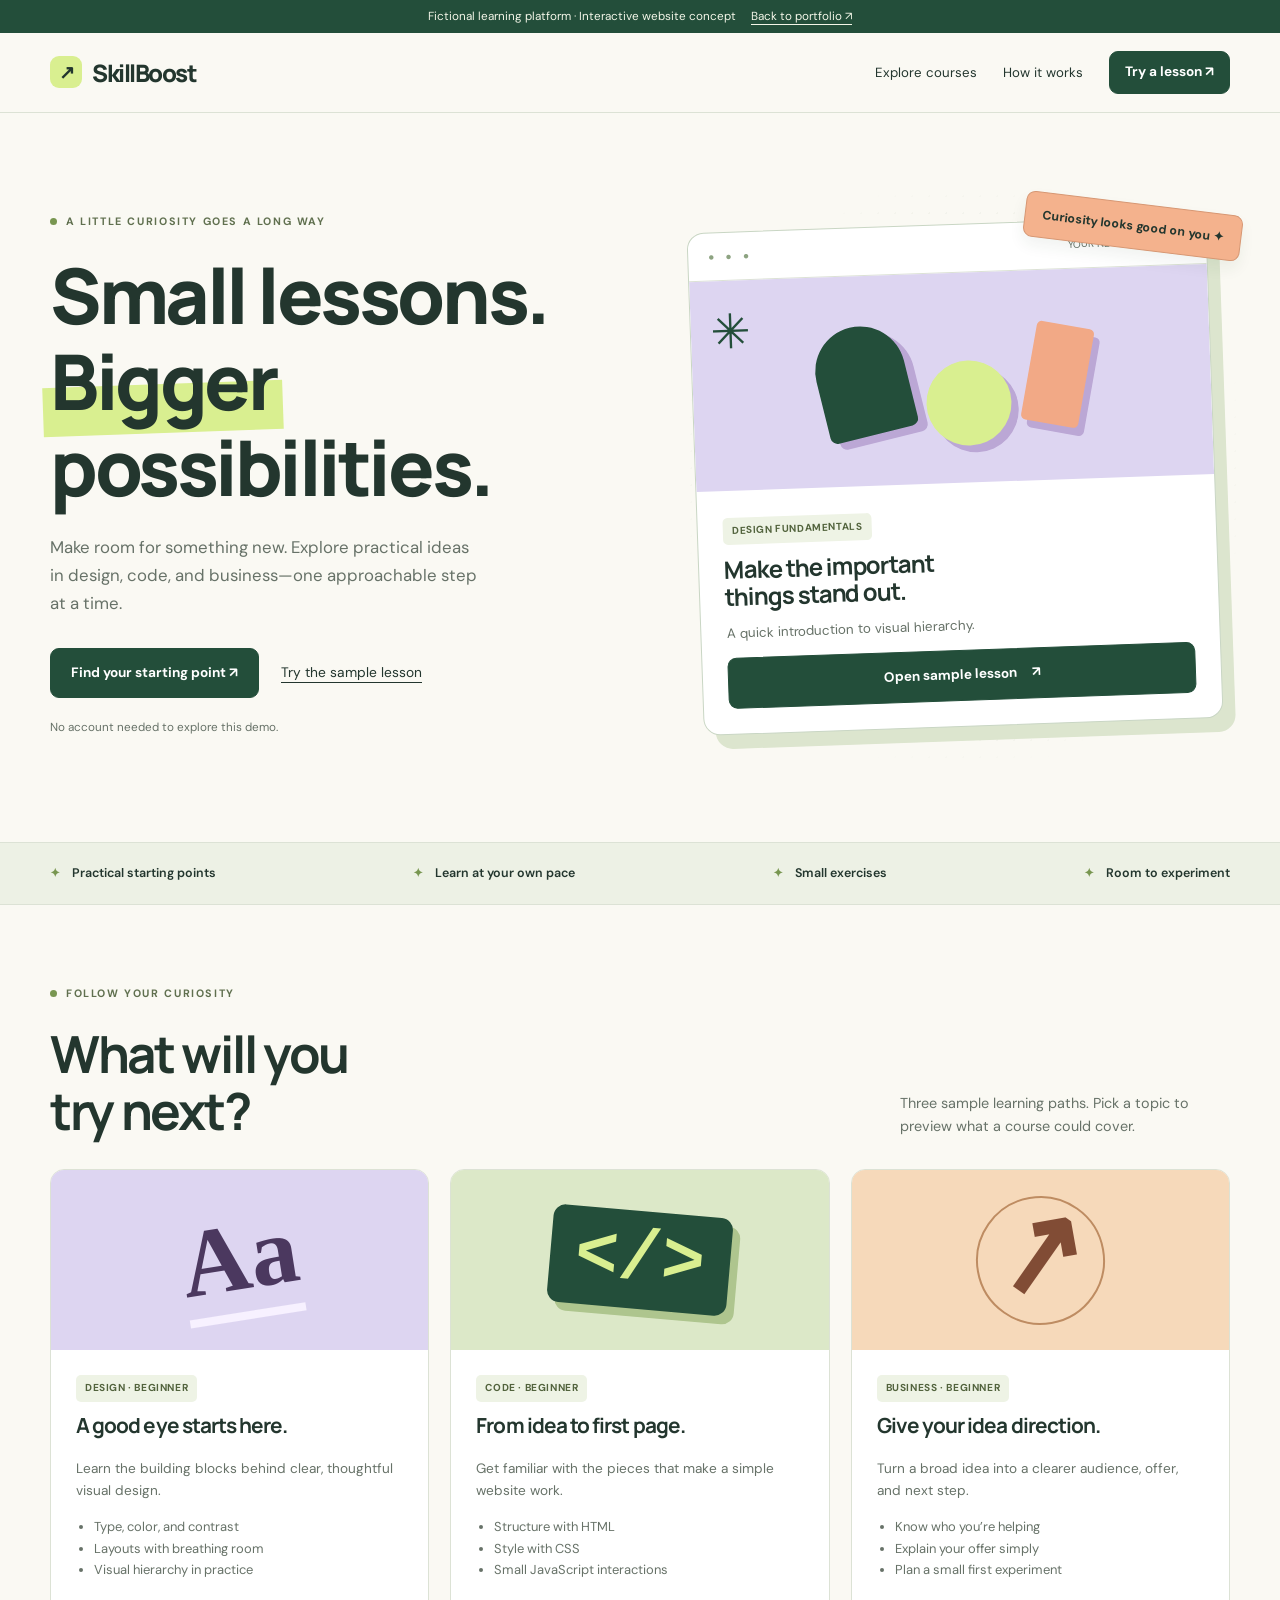
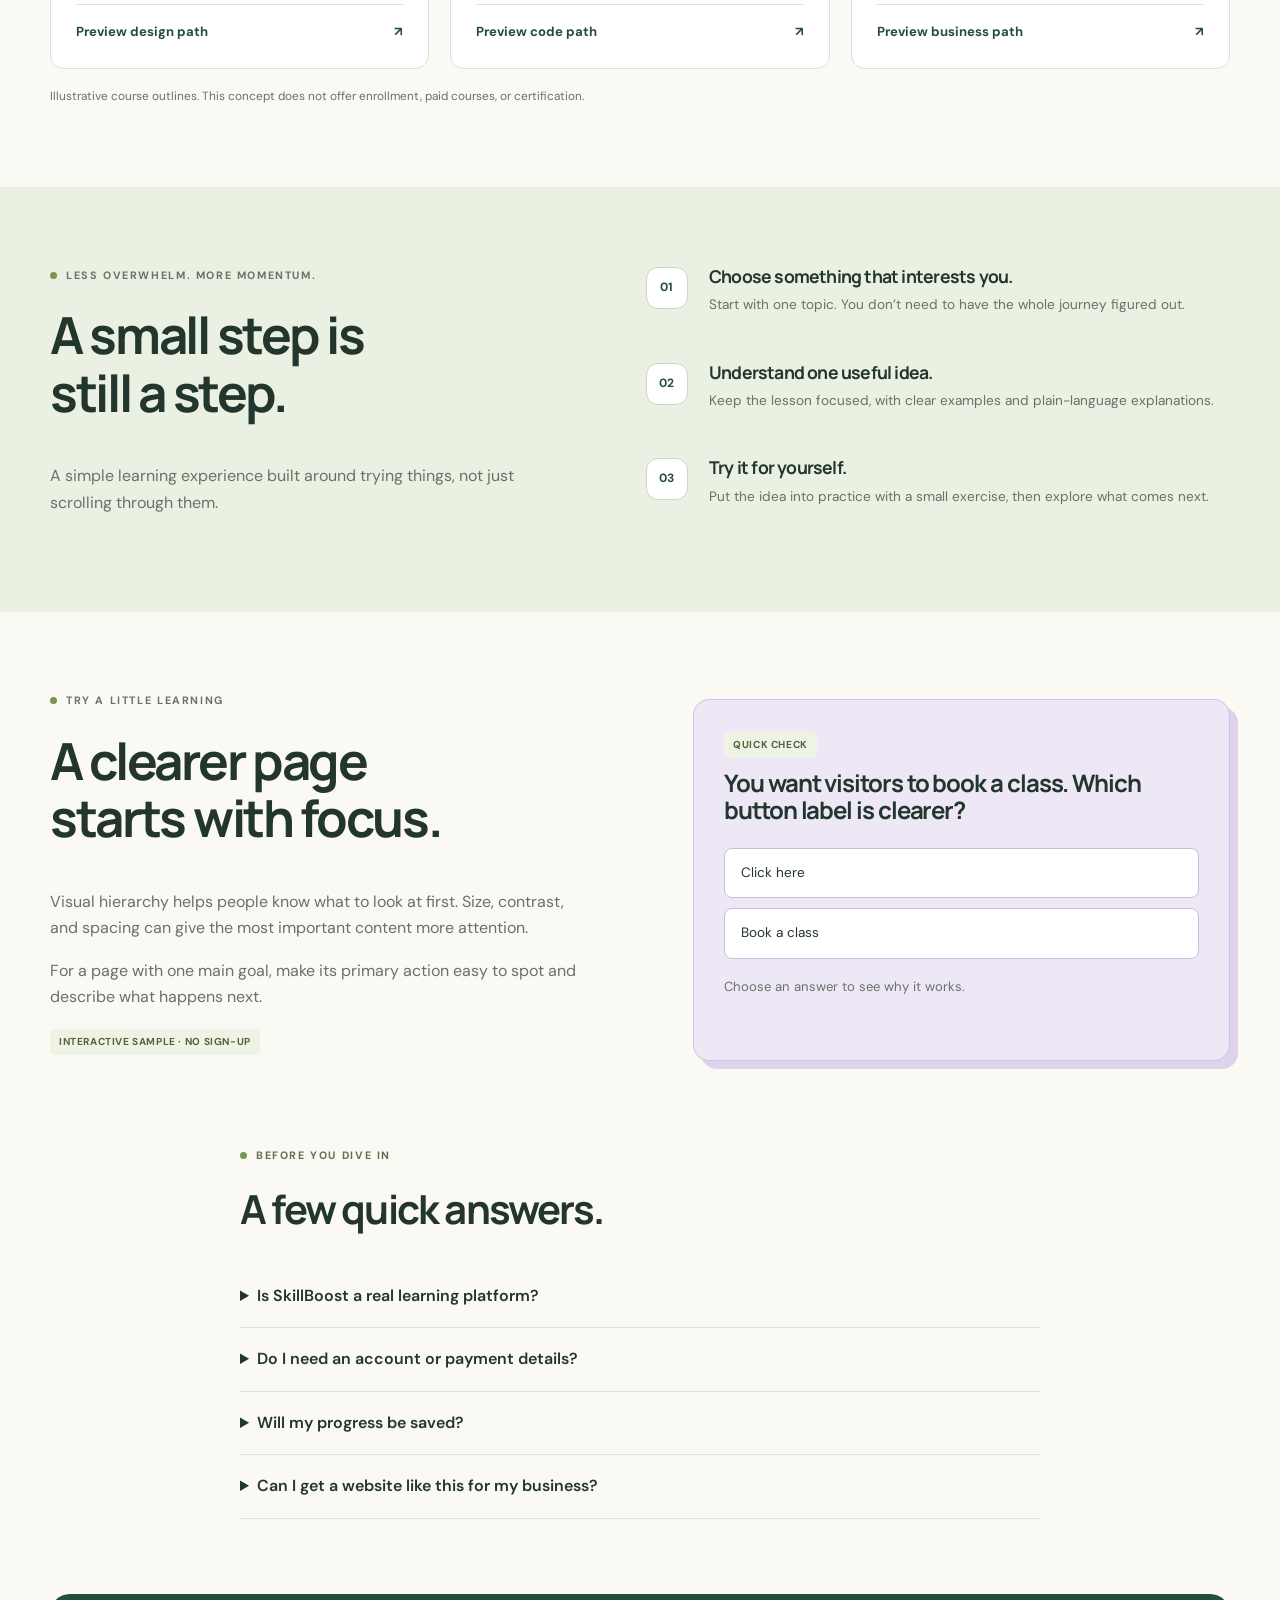
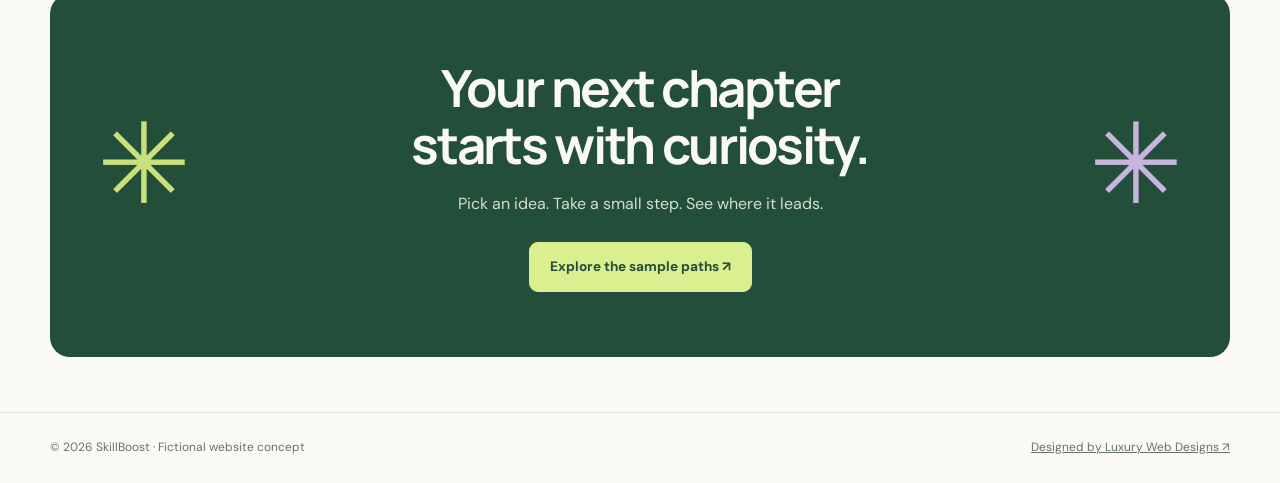
<file: landingpage.html>
<!doctype html><html lang="en"><head><meta charset="utf-8"><meta name="viewport" content="width=device-width,initial-scale=1"><title>SkillBoost — Small lessons. Bigger possibilities.</title><meta name="description" content="Explore a fictional learning platform with course concepts and an interactive sample lesson."><link href="https://fonts.googleapis.com/css2?family=DM+Sans:wght@400;500;600;700&family=Manrope:wght@400;600;700;800&display=swap" rel="stylesheet"><style>
:root{--ink:#23362e;--green:#234e3a;--cream:#faf9f3;--lime:#d9ef90;--muted:#677268;--line:#dce2d5;--purple:#ddd5f1}*{box-sizing:border-box}html{scroll-behavior:smooth;scroll-padding-top:110px}body{margin:0;color:var(--ink);background:var(--cream);font:16px/1.65 'DM Sans',sans-serif}h1,h2,h3{font-family:'Manrope',sans-serif;line-height:1.12;letter-spacing:-.045em;margin-top:0}h1{font-size:clamp(3.1rem,6vw,5.9rem);font-weight:800}h2{font-size:clamp(2rem,4vw,3.5rem)}h3{font-size:1.3rem}p{margin-top:0}a{color:inherit}button{font:inherit;cursor:pointer}button,a{touch-action:manipulation}button:focus-visible,a:focus-visible,summary:focus-visible{outline:3px solid #885bbb;outline-offset:5px}.wrap{width:min(1180px,calc(100% - 44px));margin:auto}.demo{padding:7px 20px;background:var(--green);color:#f3f6e8;text-align:center;font-size:.73rem}.demo a{margin-left:12px;text-underline-offset:4px}.skip{position:absolute;top:-100px;z-index:40;background:white;padding:12px}.skip:focus{top:12px}header{position:sticky;top:0;z-index:10;border-bottom:1px solid var(--line);background:#faf9f3f5}.nav{padding-block:18px;display:flex;align-items:center;justify-content:space-between;gap:22px}.logo{font:800 1.5rem 'Manrope',sans-serif;text-decoration:none;letter-spacing:-.06em;display:flex;gap:10px;align-items:center}.logo i{font-style:normal;display:grid;place-items:center;background:var(--lime);border-radius:9px;width:32px;height:32px;font-size:1.2rem}nav{display:flex;gap:26px;align-items:center}nav a{font-size:.83rem;text-decoration:none}nav a:hover{color:#55783d}.button{display:inline-flex;align-items:center;justify-content:center;gap:15px;background:var(--green);color:white;border:1px solid var(--green);border-radius:9px;padding:13px 20px;font-size:.85rem;font-weight:700;text-decoration:none;transition:transform .2s,box-shadow .2s}.button:hover{transform:translateY(-2px);box-shadow:0 6px 0 #234e3a19}.button.light{background:var(--lime);border-color:var(--lime);color:var(--green)}.button.small{padding:9px 15px}.text-link{text-underline-offset:5px;font-size:.86rem}.hero{display:grid;grid-template-columns:1.05fr 1fr;gap:7%;align-items:center;padding-block:85px 90px}.eyebrow{text-transform:uppercase;letter-spacing:.15em;font-size:.67rem;font-weight:700;margin-bottom:22px;color:#60704f}.eyebrow::before{content:"";display:inline-block;width:7px;height:7px;background:#789650;border-radius:50%;margin-right:9px}.hero h1{margin-bottom:24px}.hero h1 span{position:relative;isolation:isolate;white-space:nowrap}.hero h1 span::before{content:"";position:absolute;inset:53% -3% 0;background:var(--lime);z-index:-1;transform:rotate(-2deg)}.hero-copy>p:not(.eyebrow){max-width:430px;color:var(--muted);font-size:1.05rem}.actions{display:flex;align-items:center;flex-wrap:wrap;gap:22px;margin-top:30px}.hero small{display:block;color:var(--muted);font-size:.73rem;margin-top:20px}.desk{position:relative;padding:26px 15px 26px 0;isolation:isolate}.desk::before{content:"";position:absolute;inset:-10px -12px;background-image:radial-gradient(#9ead954f 1px,transparent 1px);background-size:17px 17px;z-index:-2;mask-image:radial-gradient(ellipse,#000 40%,transparent 73%)}.lesson-card{background:white;border:1px solid #c9d6c4;border-radius:17px;box-shadow:12px 14px 0 #dce5ce;transform:rotate(-2deg);overflow:hidden}.card-top{padding:15px 20px;display:flex;justify-content:space-between;border-bottom:1px solid var(--line);font-size:.65rem;color:var(--muted)}.dots{letter-spacing:4px;color:#8da381}.lesson-art{height:210px;background:#ddd5f1;display:flex;align-items:center;justify-content:center;gap:18px;position:relative;overflow:hidden}.shape{width:90px;height:110px;background:#234e3a;border-radius:50px 50px 8px 8px;transform:rotate(-12deg);box-shadow:8px 8px 0 #bba7d5}.shape.two{width:85px;height:85px;border-radius:50%;background:var(--lime);transform:translateY(25px);box-shadow:7px 7px 0 #bba7d5}.shape.three{width:58px;height:100px;background:#f2a986;border-radius:5px;transform:rotate(12deg);box-shadow:7px 7px 0 #bba7d5}.lesson-art::before{content:"✳";position:absolute;left:20px;top:12px;color:var(--green);font-size:3rem;animation:turn 9s ease-in-out infinite}.lesson-body{padding:25px}.lesson-body h3{font-size:1.5rem;margin-bottom:12px}.tag{font-size:.63rem;font-weight:700;letter-spacing:.06em;text-transform:uppercase;display:inline-block;padding:5px 9px;border-radius:5px;background:#eef3e5;color:#52633d;margin-bottom:12px}.lesson-body p{font-size:.84rem;color:var(--muted)}.lesson-body .button{width:100%}.float-note{position:absolute;right:-12px;top:5px;background:#f4b28d;border:1px solid #d79773;border-radius:9px;padding:12px 17px;transform:rotate(7deg);font-size:.77rem;font-weight:700;box-shadow:0 8px 15px #263a2510;animation:bob 6s ease-in-out infinite}.strip{border-block:1px solid var(--line);background:#edf1e5}.strip .wrap{display:flex;justify-content:space-between;gap:16px;flex-wrap:wrap;padding-block:20px;font-size:.78rem;font-weight:600}.strip span::before{content:'✦';margin-right:12px;color:#789650}.section{padding-block:80px}.heading{display:flex;justify-content:space-between;align-items:end;gap:30px;margin-bottom:30px}.heading h2{margin-bottom:0}.heading>p{max-width:330px;font-size:.9rem;color:var(--muted);margin:0}.courses{display:grid;grid-template-columns:repeat(3,minmax(0,1fr));gap:21px}.course{border:1px solid var(--line);border-radius:14px;background:white;overflow:hidden;display:flex;flex-direction:column;transition:transform .25s,box-shadow .25s}.course:hover{transform:translateY(-5px);box-shadow:0 12px 30px #2537290e}.course-art{height:180px;display:grid;place-items:center;position:relative;overflow:hidden;background:#ddd5f1}.course-art.design::before{content:"Aa";font:bold 6rem Georgia,serif;transform:rotate(-9deg);color:#4b385f;border-bottom:8px solid #f7f1ff}.course-art.code{background:#dce8c8}.course-art.code::before{content:"</>";font:700 4.5rem monospace;background:var(--green);color:var(--lime);padding:8px 25px;border-radius:12px;transform:rotate(5deg);box-shadow:8px 8px 0 #aec58e}.course-art.business{background:#f6d9ba}.course-art.business::before{content:"↗";font:700 7rem/1 sans-serif;color:#814c35;border:2px solid #be8c62;border-radius:50%;width:125px;height:125px;text-align:center;transform:rotate(-10deg)}.course-body{padding:25px;display:flex;flex:1;flex-direction:column}.course-body p{font-size:.85rem;color:var(--muted)}.course-body .tag{align-self:flex-start}.course-body ul{padding-left:18px;margin:0 0 24px;font-size:.81rem;color:var(--muted)}.course-body button{margin-top:auto;background:transparent;border:0;border-top:1px solid var(--line);padding:16px 0 0;display:flex;justify-content:space-between;text-align:left;color:var(--green);font-weight:700;font-size:.82rem}.course-body button:hover{color:#885bbb}.note{font-size:.74rem;color:var(--muted);margin:18px 0 0}.how{background:#eaf0e2;position:relative}.how-grid{display:grid;grid-template-columns:.9fr 1.1fr;gap:10%}.how p{color:var(--muted)}.steps{display:grid;gap:22px}.step{display:grid;grid-template-columns:45px 1fr;gap:18px}.step b{background:white;border:1px solid #ccd7bf;width:42px;height:42px;display:grid;place-items:center;border-radius:12px;font-size:.75rem;color:var(--green)}.step h3{font-size:1.1rem;margin-bottom:8px}.step p{font-size:.85rem;margin:0}.practice{display:grid;grid-template-columns:1fr 1fr;gap:9%;align-items:center}.practice p{color:var(--muted)}.exercise{padding:30px;border:1px solid #cfc2e2;border-radius:16px;background:#eee8f6;box-shadow:8px 8px 0 #ded2ec}.exercise h3{font-size:1.5rem}.choices{display:grid;gap:10px}.choice{padding:13px 16px;text-align:left;border:1px solid #ccbddb;background:white;border-radius:8px;color:var(--ink);font-size:.85rem}.choice[aria-pressed=true]{border-color:var(--green);box-shadow:0 0 0 1px var(--green);background:#eef4e3}.feedback{margin:17px 0 0;font-size:.82rem;min-height:54px}.faq{max-width:800px;padding-block:0 75px}.faq h2{font-size:2.5rem}.faq details{border-bottom:1px solid var(--line);padding:18px 0}.faq summary{font-weight:600;cursor:pointer}.faq details p{margin:13px 0 0;font-size:.86rem;color:var(--muted)}.cta{position:relative;overflow:hidden;background:var(--green);color:var(--cream);text-align:center;padding:65px 25px;border-radius:20px;margin-bottom:55px}.cta h2{max-width:650px;margin:0 auto 18px}.cta p{color:#d5dfcb;margin-bottom:24px}.cta::before,.cta::after{content:'✳';position:absolute;font-size:7rem;color:#c9df7b;top:22%;animation:turn 12s ease-in-out infinite}.cta::before{left:4%}.cta::after{right:4%;color:#c7b4df;animation-delay:-6s}.cta>*{position:relative;z-index:1}footer{border-top:1px solid var(--line);padding:25px 0}.footer-row{display:flex;justify-content:space-between;gap:18px;flex-wrap:wrap;font-size:.75rem;color:var(--muted)}dialog{border:1px solid var(--line);border-radius:17px;padding:30px;max-width:520px;width:calc(100% - 36px);max-height:85vh;overflow:auto;color:var(--ink);background:var(--cream)}dialog::backdrop{background:#10241dc2;backdrop-filter:blur(5px)}.dialog-close{float:right;border:1px solid var(--line);background:white;color:var(--ink);border-radius:8px;min-width:42px;min-height:42px;font-size:1.2rem}dialog h2{font-size:2rem;clear:both;padding-top:20px}dialog p,dialog li{font-size:.9rem;color:var(--muted)}dialog ol{padding-left:22px}dialog li{padding:6px 0}@keyframes bob{50%{transform:translateY(-6px) rotate(4deg)}}@keyframes turn{50%{transform:rotate(25deg)}}@media(max-width:900px){.hero{gap:4%}.hero h1{font-size:clamp(3rem,6.5vw,5rem)}.courses{gap:13px}.course-body{padding:20px}.cta::before,.cta::after{font-size:3rem;top:15px}}@media(max-width:650px){.nav{flex-wrap:wrap;gap:15px}nav{width:100%;justify-content:space-between;gap:10px}nav a{font-size:.75rem}.hero,.how-grid,.practice{grid-template-columns:1fr}.hero{padding-block:45px;gap:40px}.hero h1{font-size:clamp(3rem,12vw,4.5rem)}.desk{width:min(100%,430px);margin:auto}.float-note{right:0}.lesson-art{height:190px}.section{padding-block:50px}.heading{display:block}.heading>p{margin-top:20px}.courses{grid-template-columns:1fr;gap:23px}.course-art{height:190px}.how-grid,.practice{gap:30px}.strip .wrap{display:grid;grid-template-columns:1fr 1fr;font-size:.7rem}.exercise{padding:23px}.faq{padding-bottom:50px}.cta{padding:60px 23px}.cta h2{font-size:2rem}.cta::before,.cta::after{font-size:2rem}.hero h1 span{white-space:normal}}@media(prefers-reduced-motion:reduce){html{scroll-behavior:auto}*,*::before,*::after{animation:none!important;transition:none!important}}
</style></head><body><a class="skip" href="#main">Skip to content</a><div class="demo">Fictional learning platform · Interactive website concept <a href="projects.html">Back to portfolio ↗</a></div><header><div class="nav wrap"><a class="logo" href="#"><i aria-hidden="true">↗</i>SkillBoost</a><nav aria-label="Main navigation"><a href="#courses">Explore courses</a><a href="#how">How it works</a><a href="#practice" class="button small">Try a lesson ↗</a></nav></div></header><main id="main"><section class="hero wrap"><div class="hero-copy"><p class="eyebrow">A little curiosity goes a long way</p><h1>Small lessons.<br><span>Bigger</span><br>possibilities.</h1><p>Make room for something new. Explore practical ideas in design, code, and business—one approachable step at a time.</p><div class="actions"><a class="button" href="#courses">Find your starting point ↗</a><a class="text-link" href="#practice">Try the sample lesson</a></div><small>No account needed to explore this demo.</small></div><div class="desk"><div class="lesson-card"><div class="card-top"><span class="dots" aria-hidden="true">● ● ●</span><span>YOUR NEXT SMALL STEP</span></div><div class="lesson-art" aria-hidden="true"><span class="shape"></span><span class="shape two"></span><span class="shape three"></span></div><div class="lesson-body"><span class="tag">Design fundamentals</span><h3>Make the important<br>things stand out.</h3><p>A quick introduction to visual hierarchy.</p><a class="button" href="#practice">Open sample lesson <span aria-hidden="true">↗</span></a></div></div><span class="float-note">Curiosity looks good on you ✦</span></div></section><div class="strip"><div class="wrap"><span>Practical starting points</span><span>Learn at your own pace</span><span>Small exercises</span><span>Room to experiment</span></div></div><section class="section wrap" id="courses"><div class="heading"><div><p class="eyebrow">Follow your curiosity</p><h2>What will you<br>try next?</h2></div><p>Three sample learning paths. Pick a topic to preview what a course could cover.</p></div><div class="courses"><article class="course"><div class="course-art design" aria-hidden="true"></div><div class="course-body"><span class="tag">Design · Beginner</span><h3>A good eye starts here.</h3><p>Learn the building blocks behind clear, thoughtful visual design.</p><ul><li>Type, color, and contrast</li><li>Layouts with breathing room</li><li>Visual hierarchy in practice</li></ul><button data-course="design">Preview design path <span aria-hidden="true">↗</span></button></div></article><article class="course"><div class="course-art code" aria-hidden="true"></div><div class="course-body"><span class="tag">Code · Beginner</span><h3>From idea to first page.</h3><p>Get familiar with the pieces that make a simple website work.</p><ul><li>Structure with HTML</li><li>Style with CSS</li><li>Small JavaScript interactions</li></ul><button data-course="code">Preview code path <span aria-hidden="true">↗</span></button></div></article><article class="course"><div class="course-art business" aria-hidden="true"></div><div class="course-body"><span class="tag">Business · Beginner</span><h3>Give your idea direction.</h3><p>Turn a broad idea into a clearer audience, offer, and next step.</p><ul><li>Know who you’re helping</li><li>Explain your offer simply</li><li>Plan a small first experiment</li></ul><button data-course="business">Preview business path <span aria-hidden="true">↗</span></button></div></article></div><p class="note">Illustrative course outlines. This concept does not offer enrollment, paid courses, or certification.</p></section><section class="how section" id="how"><div class="how-grid wrap"><div><p class="eyebrow">Less overwhelm. More momentum.</p><h2>A small step is<br>still a step.</h2><p>A simple learning experience built around trying things, not just scrolling through them.</p></div><div class="steps"><div class="step"><b>01</b><div><h3>Choose something that interests you.</h3><p>Start with one topic. You don’t need to have the whole journey figured out.</p></div></div><div class="step"><b>02</b><div><h3>Understand one useful idea.</h3><p>Keep the lesson focused, with clear examples and plain-language explanations.</p></div></div><div class="step"><b>03</b><div><h3>Try it for yourself.</h3><p>Put the idea into practice with a small exercise, then explore what comes next.</p></div></div></div></div></section><section class="practice section wrap" id="practice"><div><p class="eyebrow">Try a little learning</p><h2>A clearer page<br>starts with focus.</h2><p>Visual hierarchy helps people know what to look at first. Size, contrast, and spacing can give the most important content more attention.</p><p>For a page with one main goal, make its primary action easy to spot and describe what happens next.</p><span class="tag">Interactive sample · No sign-up</span></div><div class="exercise"><span class="tag">Quick check</span><h3>You want visitors to book a class. Which button label is clearer?</h3><div class="choices" role="group" aria-label="Choose a button label"><button class="choice" data-answer="vague" aria-pressed="false">Click here</button><button class="choice" data-answer="clear" aria-pressed="false">Book a class</button></div><p class="feedback" role="status" aria-live="polite">Choose an answer to see why it works.</p></div></section><section class="faq wrap" aria-labelledby="faq-title"><p class="eyebrow">Before you dive in</p><h2 id="faq-title">A few quick answers.</h2><details><summary>Is SkillBoost a real learning platform?</summary><p>No. This is a fictional landing-page example created by Luxury Web Designs. The course previews and exercise demonstrate how a learning website could look and feel.</p></details><details><summary>Do I need an account or payment details?</summary><p>No. All interactions here work directly on this page. There is no enrollment, checkout, or account creation.</p></details><details><summary>Will my progress be saved?</summary><p>No. Your sample exercise selection resets when you reload the page. This demo does not include a learning dashboard or progress tracking.</p></details><details><summary>Can I get a website like this for my business?</summary><p>Yes. <a href="contact.html">Contact Luxury Web Designs</a> to discuss your content, goals, and the features your project needs.</p></details></section><section class="cta wrap"><h2>Your next chapter<br>starts with curiosity.</h2><p>Pick an idea. Take a small step. See where it leads.</p><a class="button light" href="#courses">Explore the sample paths ↗</a></section></main><footer><div class="footer-row wrap"><span>© 2026 SkillBoost · Fictional website concept</span><a href="projects.html">Designed by Luxury Web Designs ↗</a></div></footer><dialog aria-labelledby="preview-title"><button class="dialog-close" aria-label="Close course preview">×</button><p class="eyebrow">Sample course outline</p><h2 id="preview-title"></h2><p id="preview-intro"></p><ol id="preview-outline"></ol><p class="note">This is a course concept, not an enrollment offer.</p><button class="button" id="preview-done">Keep exploring</button></dialog><script>
const previews = {
 design: {title:'Design fundamentals', intro:'Explore how simple visual decisions make a page easier to understand.', lessons:['Use size and contrast to establish a clear hierarchy.','Pair readable typography with generous spacing.','Arrange a simple landing page around one main action.']},
 code: {title:'Your first website', intro:'A practical starting point for understanding the front end of the web.', lessons:['Give a page structure with headings, paragraphs, and links.','Use CSS to create a layout that adapts to different screens.','Add a small interaction with a button and JavaScript.']},
 business: {title:'Shape your first offer', intro:'Move from a broad idea to something you can explain and explore.', lessons:['Describe one audience and a problem they want to solve.','Write a clear statement of what your idea offers.','Choose a small experiment to gather useful feedback.']}
};
const dialog = document.querySelector('dialog');
let opener;
document.querySelectorAll('[data-course]').forEach(button => button.addEventListener('click', () => {
 opener = button;
 const course = previews[button.dataset.course];
 document.querySelector('#preview-title').textContent = course.title;
 document.querySelector('#preview-intro').textContent = course.intro;
 const list = document.querySelector('#preview-outline');
 list.replaceChildren();
 course.lessons.forEach(text => {const item = document.createElement('li');item.textContent = text;list.append(item);});
 dialog.showModal();
}));
document.querySelector('.dialog-close').addEventListener('click', () => dialog.close());
document.querySelector('#preview-done').addEventListener('click', () => dialog.close());
dialog.addEventListener('close', () => opener?.focus());
document.querySelectorAll('[data-answer]').forEach(button => button.addEventListener('click', () => {
 document.querySelectorAll('[data-answer]').forEach(choice => choice.setAttribute('aria-pressed',String(choice===button)));
 document.querySelector('.feedback').textContent = button.dataset.answer === 'clear' ? 'Exactly. “Book a class” names the action and helps visitors understand what to expect.' : 'Try the other option. “Click here” describes the click, but not what it will do. A specific action is clearer.';
}));
</script></body></html>
</file>
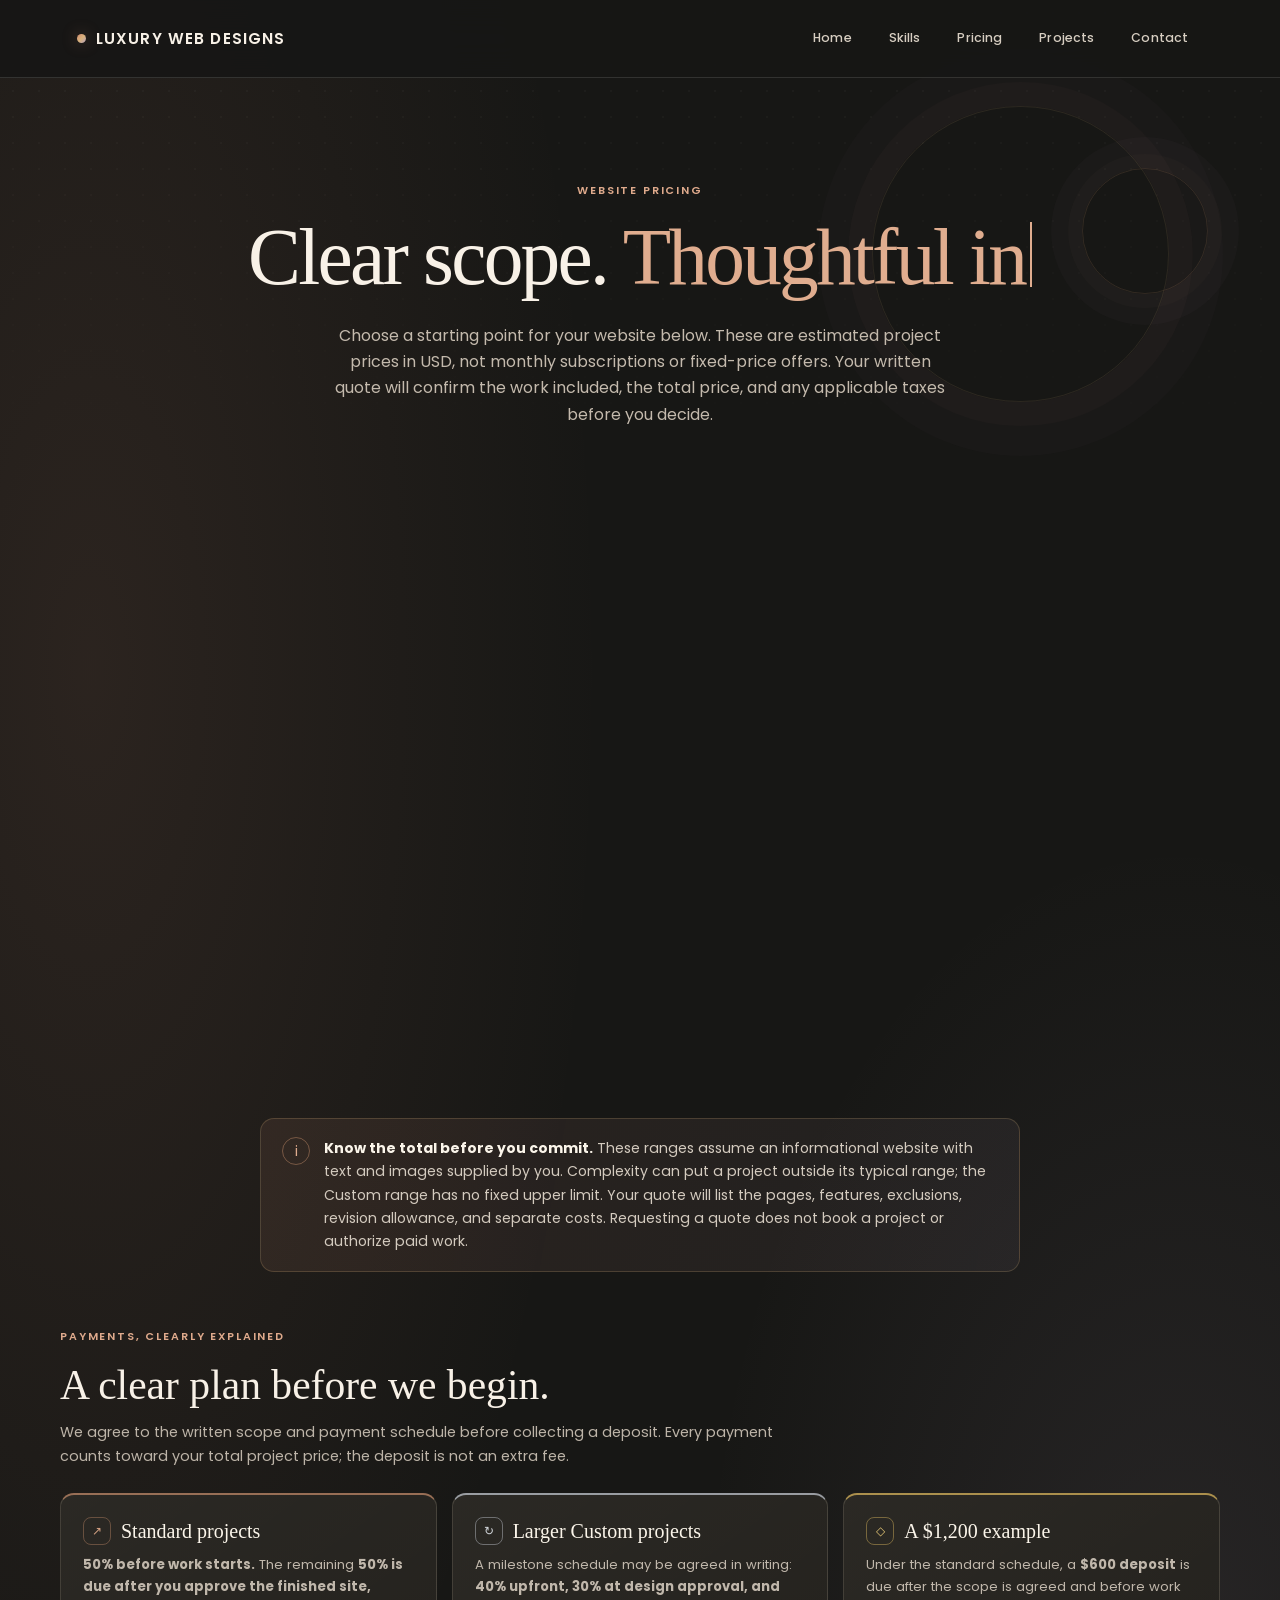
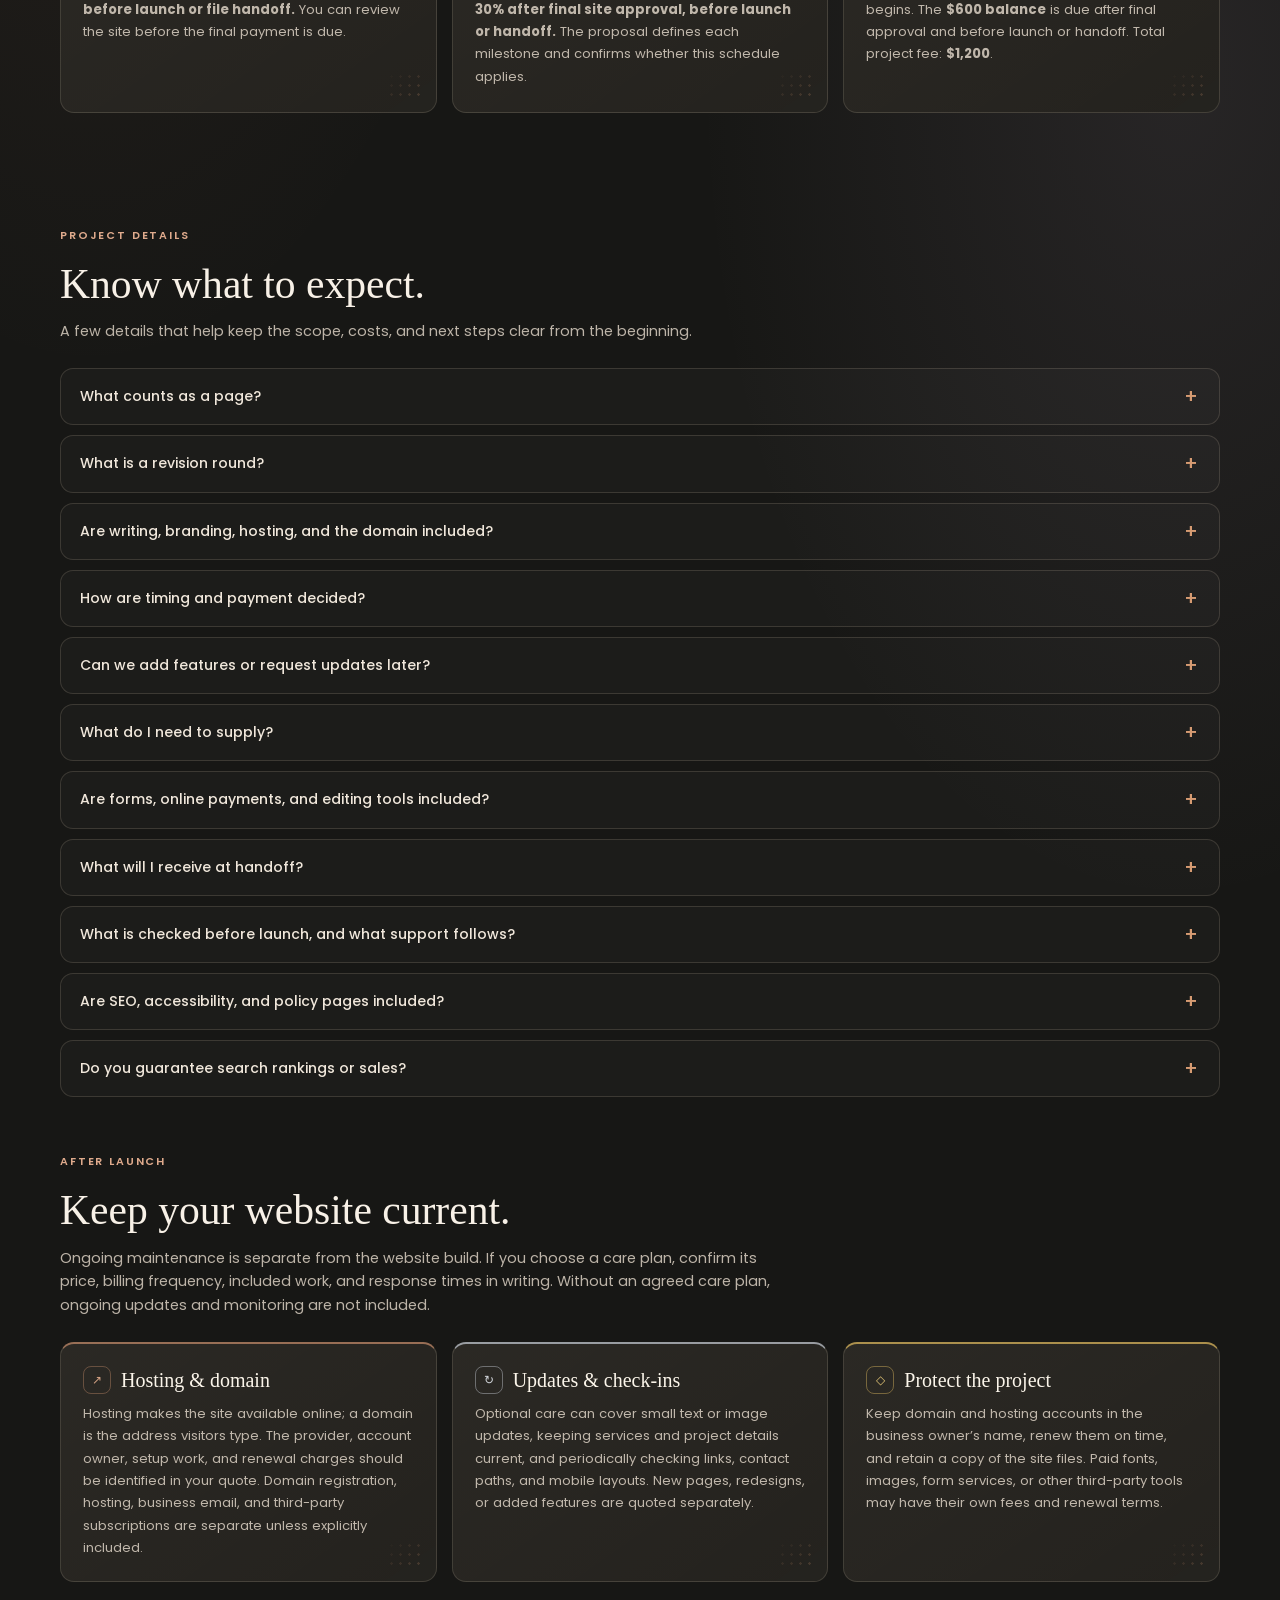
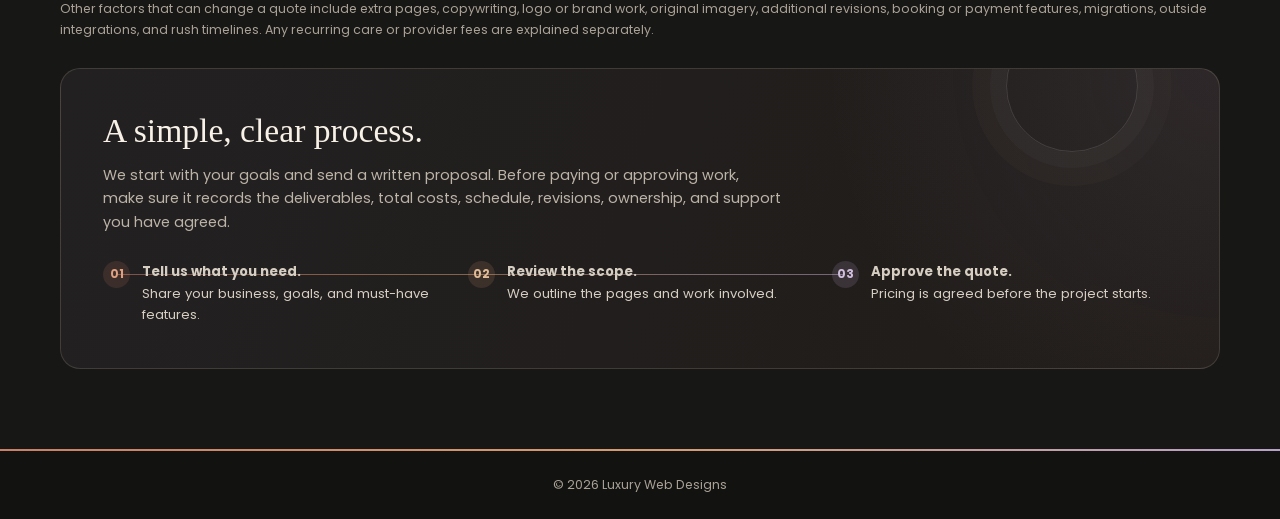
<file: pricing.html>
<!doctype html>
<html lang="en">
<head>
<!-- On refresh, clear any saved scroll position and return to the page top. -->
<script>
(() => {
  const navigation = window.performance?.getEntriesByType?.('navigation')?.[0];
  if (navigation?.type !== 'reload') return;
  try { if ('scrollRestoration' in history) history.scrollRestoration = 'manual'; } catch {}
  try { if (location.hash) history.replaceState(history.state, '', location.pathname + location.search); } catch {}
  const returnToTop = () => {
    window.scrollTo(0, 0);
    requestAnimationFrame(() => window.scrollTo(0, 0));
  };
  window.addEventListener('pageshow', returnToTop, { once: true });
  window.addEventListener('load', returnToTop, { once: true });
})();
</script>
<!-- Set the pricing-card reveal state before the page paints, avoiding a flash of visible cards. -->
<script>
if (!window.matchMedia('(prefers-reduced-motion: reduce)').matches && 'IntersectionObserver' in window) {
  document.documentElement.classList.add('pricing-reveal-enabled');
}
</script>

  <meta charset="utf-8">
  <meta name="viewport" content="width=device-width, initial-scale=1">
  <meta name="description" content="Explore website project scopes and request a custom quote from Luxury Web Designs.">
  <title>Pricing | Luxury Web Designs</title>
  <link href="https://fonts.googleapis.com/css2?family=Poppins:wght@300;400;500;600;700&display=swap" rel="stylesheet">
  <style>
    :root { color-scheme: dark; --bg:#171613; --panel:#211f1b; --cream:#fbf5ea; --muted:#bdb4a8; --line:rgba(250,231,205,.14); --terracotta:#c97f68; --amber:#d69b72; --lilac:#b8a1c9; }
    * { box-sizing:border-box; }
    html { scroll-behavior:smooth; }
    body { margin:0; color:var(--cream); background:radial-gradient(ellipse at 90% 18%,rgba(184,161,201,.11),transparent 34%),radial-gradient(ellipse at 8% 48%,rgba(201,127,104,.09),transparent 34%),var(--bg); font-family:'Poppins',sans-serif; line-height:1.65; }
    body::before { content:""; position:fixed; z-index:0; inset:0; pointer-events:none; opacity:.2; background-image:radial-gradient(circle at 15% 27%,rgba(201,127,104,.5) 0 1px,transparent 1.6px),radial-gradient(circle at 86% 61%,rgba(184,161,201,.45) 0 1px,transparent 1.6px),repeating-linear-gradient(135deg,rgba(255,248,237,.012) 0 1px,transparent 1px 78px); background-size:190px 190px,230px 230px,auto; animation:pricing-texture-drift 34s ease-in-out infinite alternate; }
    a { color:inherit; }
    header { position:sticky; top:0; z-index:5; display:flex; align-items:center; justify-content:space-between; gap:24px; padding:16px clamp(20px,6vw,88px); background:rgba(23,22,19,.94); border-bottom:1px solid var(--line); backdrop-filter:blur(12px); }
    header h1 { margin:0; font-size:1rem; font-weight:700; letter-spacing:.04em; white-space:nowrap; }
    header h1::before { content:""; display:inline-block; width:9px; height:9px; margin-right:10px; border-radius:50%; background:linear-gradient(135deg,var(--terracotta),var(--amber),var(--lilac)); vertical-align:1px; }
    nav { display:flex; flex-wrap:wrap; align-items:center; gap:8px clamp(12px,2vw,28px); }
    nav a { color:#e3dbce; font-size:.86rem; text-decoration:none; transition:color .2s ease,background .2s ease,border-color .2s ease; }
    nav a:hover { color:var(--amber); }
    nav .nav-home-button,nav .nav-pricing-button,nav .nav-contact-button { padding:7px 15px; border:1px solid rgba(214,155,114,.52); border-radius:999px; color:#f2c5a7; }
    nav .nav-home-button:hover,nav .nav-pricing-button:hover,nav .nav-contact-button:hover { background:rgba(201,127,104,.12); color:#ffe1c5; }
    main { position:relative; z-index:1; width:min(1120px,calc(100% - 40px)); margin:0 auto; }
    .intro { position:relative; isolation:isolate; padding:clamp(70px,11vw,130px) 0 46px; text-align:center; }
    .intro:before { content:""; position:absolute; z-index:-1; top:23%; right:1%; width:124px; height:124px; border:1px solid rgba(214,155,114,.14); border-radius:50%; box-shadow:0 0 0 14px rgba(214,155,114,.025),0 0 0 31px rgba(184,161,201,.022); animation:pricing-orbit-breathe 8s ease-in-out infinite; pointer-events:none; }
    .eyebrow { margin:0 0 15px; color:#e0a181; font-size:.73rem; font-weight:600; letter-spacing:.17em; text-transform:uppercase; }
    .intro h2 { max-width:800px; margin:0 auto; font:400 clamp(2.45rem,6vw,4.8rem)/1.08 Georgia,serif; letter-spacing:-.035em; }
    .intro h2 .headline-accent { color:#e0ad8f; }
    .typing-part { white-space:normal; }
    .typing-caret { display:inline-block; height:.82em; margin-left:.06em; border-left:2px solid #e0ad8f; vertical-align:-.04em; animation:typing-caret-blink .9s steps(1,end) infinite; }
    .typing-caret.typing-caret-fade { animation:typing-caret-fade .55s ease forwards; }
    @keyframes typing-caret-blink { 50% { opacity:0; } }
    @keyframes typing-caret-fade { to { opacity:0; } }
    .intro-copy { max-width:620px; margin:22px auto 0; color:var(--muted); font-size:1rem; }
    .scope-note { display:flex; align-items:flex-start; gap:14px; max-width:760px; margin:0 auto 28px; padding:18px 21px; border:1px solid var(--line); border-radius:12px; background:linear-gradient(110deg,rgba(201,127,104,.09),rgba(184,161,201,.06)); color:#d4cbbf; font-size:.88rem; }
    .scope-note strong { color:var(--cream); }
    .scope-mark { flex:none; display:grid; place-items:center; width:28px; height:28px; border:1px solid rgba(214,155,114,.42); border-radius:50%; color:#e0ad8f; }
    .scope-mark { animation:scope-mark-breathe 4.8s ease-in-out infinite; }
    .plans { display:grid; grid-template-columns:repeat(3,minmax(0,1fr)); gap:18px; align-items:stretch; padding-bottom:32px; }
    .plan { position:relative; display:flex; flex-direction:column; min-height:370px; padding:26px; overflow:hidden; border:1px solid var(--line); border-radius:15px; background:linear-gradient(150deg,rgba(255,248,237,.045),rgba(255,248,237,.015) 60%),var(--panel); transition:transform .35s ease,border-color .35s ease,box-shadow .35s ease; }
    .plan:hover { transform:translateY(-4px); box-shadow:0 18px 42px rgba(0,0,0,.2); }
    .plan::before { position:absolute; top:0; left:20px; right:20px; height:2px; content:""; background:linear-gradient(90deg,var(--terracotta),var(--amber),var(--lilac)); opacity:.7; transition:opacity .3s ease,transform .45s ease; transform-origin:left; }
    .plan:hover::before { opacity:1; transform:scaleX(1.035); }
    .plan::after { position:absolute; top:17px; right:17px; width:42px; height:42px; content:""; opacity:.23; background:radial-gradient(circle,rgba(255,248,237,.75) 0 1px,transparent 1.6px); background-size:9px 9px; mask-image:linear-gradient(135deg,transparent,#000); pointer-events:none; }
    .plan:nth-child(1) { background:radial-gradient(ellipse at 100% 0%,rgba(184,128,94,.12),transparent 43%),linear-gradient(150deg,rgba(255,248,237,.04),transparent 62%),var(--panel); border-color:rgba(184,128,94,.3); }
    .plan:nth-child(2) { background:radial-gradient(ellipse at 100% 0%,rgba(183,190,199,.13),transparent 43%),linear-gradient(150deg,rgba(255,255,255,.045),transparent 62%),var(--panel); border-color:rgba(183,190,199,.32); }
    .plan:nth-child(3) { background:radial-gradient(ellipse at 100% 0%,rgba(211,174,94,.13),transparent 43%),linear-gradient(150deg,rgba(255,248,237,.04),transparent 62%),var(--panel); border-color:rgba(211,174,94,.32); }
    .plan:nth-child(1)::before { background:linear-gradient(90deg,#9e6549,#bf8968); }
    .plan:nth-child(2)::before { background:linear-gradient(90deg,#aeb3bb,#d1d4d8); }
    .plan:nth-child(3)::before { background:linear-gradient(90deg,#c39742,#e0bd70); }
    html.pricing-reveal-enabled .plan { opacity:0; transform:translateY(30px); transition:opacity 1.15s ease,transform 1.15s cubic-bezier(.2,.7,.2,1); }
    html.pricing-reveal-enabled .plan.is-visible { opacity:1; transform:translateY(0); }
    html.pricing-reveal-enabled .plan:nth-child(2) { transition-delay:.16s; }
    html.pricing-reveal-enabled .plan:nth-child(3) { transition-delay:.32s; }
    .plan-label { display:flex; align-items:center; gap:8px; margin:0 0 7px; color:#dc9b7b; font-size:.71rem; font-weight:600; letter-spacing:.14em; text-transform:uppercase; }
    .plan-label:before { display:inline-grid; place-items:center; width:19px; height:19px; content:"○"; border:1px solid rgba(191,137,104,.58); border-radius:50%; color:#d5a07f; font-size:.75rem; line-height:1; }
    .plan:nth-child(2) .plan-label:before { content:"◇"; border-color:rgba(193,198,206,.62); color:#d2d6db; }
    .plan:nth-child(3) .plan-label:before { content:"✦"; border-color:rgba(216,180,93,.65); color:#e2c36f; font-size:.68rem; }
    .plan h3 { margin:0; font:400 1.8rem/1.25 Georgia,serif; }
    .plan-desc { min-height:54px; margin:10px 0 20px; color:var(--muted); font-size:.89rem; }
    .price { margin:0 0 20px; color:#e5d5c4; font-size:1rem; font-weight:500; }
    .price-caption { margin:17px 0 2px; color:#a99e91; font-size:.76rem; }
    .plan:nth-child(1) .price { color:#d4a183; }
    .plan:nth-child(2) .price { color:#d0d4d9; }
    .plan:nth-child(3) .price { color:#e3c576; }
    .rule { height:1px; background:var(--line); }
    ul { display:grid; gap:11px; margin:19px 0 24px; padding:0; list-style:none; color:#d4ccc1; font-size:.83rem; }
    li { display:flex; align-items:flex-start; gap:10px; }
    li::before { content:"•"; color:#d99a79; font-size:1.1rem; line-height:1.3; }
    .plan:nth-child(1) li::before { color:#c58a66; }
    .plan:nth-child(2) li::before { color:#c0c5cc; }
    .plan:nth-child(3) li::before { color:#d8b45d; }
    .button { display:inline-flex; align-items:center; justify-content:center; min-height:46px; margin-top:auto; padding:11px 18px; border:1px solid rgba(214,155,114,.57); border-radius:999px; background:linear-gradient(110deg,#c97f68,#d69b72); color:#271b16; font-size:.85rem; font-weight:600; text-decoration:none; transition:transform .2s ease,filter .2s ease; }
    .button:hover { transform:translateY(-2px); filter:brightness(1.08); }
    .plan:nth-child(1) .button { background:linear-gradient(110deg,#9e6549,#bf8968); border-color:#bd8969; color:#21150f; }
    .plan:nth-child(2) .button { background:linear-gradient(110deg,#aeb3bb,#d1d4d8); border-color:#d1d4d8; color:#202124; }
    .plan:nth-child(3) .button { background:linear-gradient(110deg,#c39742,#e0bd70); border-color:#dfbd72; color:#2a210f; }
    .faq-section { margin:56px 0 20px; }
    .faq-list { display:grid; gap:10px; }
    .faq-list details { position:relative; padding:0 19px; border:1px solid var(--line); border-radius:11px; background:rgba(255,248,237,.025); }
    .faq-list details::before { position:absolute; top:14px; bottom:14px; left:0; width:2px; content:""; border-radius:2px; background:linear-gradient(180deg,var(--terracotta),var(--amber),var(--lilac)); opacity:0; transform:scaleY(.45); transition:opacity .25s ease,transform .3s ease; }
    .faq-list details[open]::before { opacity:.8; transform:scaleY(1); }
    .faq-list details[open] { border-color:rgba(214,155,114,.32); background:rgba(255,248,237,.04); }
    .faq-list summary { position:relative; padding:16px 34px 16px 0; color:#f0e7db; font-size:.88rem; font-weight:500; cursor:pointer; list-style:none; }
    .faq-list summary::-webkit-details-marker { display:none; }
    .faq-list summary::after { position:absolute; right:2px; color:#d69b72; content:"+"; font-size:1.2rem; line-height:1.2; transition:transform .25s ease,color .25s ease; }
    .faq-list details[open] summary::after { content:"−"; color:#f1c2a3; transform:rotate(90deg); }
    .faq-list summary:focus-visible { outline:2px solid #d69b72; outline-offset:3px; border-radius:3px; }
    .faq-list details p { max-width:850px; margin:0; padding:0 0 17px; color:#bdb4a8; font-size:.82rem; line-height:1.75; }
    .faq-list details[open] p { animation:faq-answer-arrive .32s ease both; }
    .care-section { margin:56px 0 28px; }
    .care-heading { margin:0; font:400 clamp(1.8rem,4vw,2.6rem)/1.16 Georgia,serif; }
    .care-intro { max-width:720px; margin:12px 0 24px; color:var(--muted); font-size:.9rem; }
    .care-grid { display:grid; grid-template-columns:repeat(3,minmax(0,1fr)); gap:15px; }
    .care-card { position:relative; min-height:220px; overflow:hidden; padding:22px; border:1px solid var(--line); border-radius:13px; background:linear-gradient(145deg,rgba(255,248,237,.045),rgba(255,248,237,.015)),var(--panel); transition:transform .3s ease,border-color .3s ease; }
    .care-card:hover { transform:translateY(-3px); border-color:rgba(214,155,114,.28); }
    .care-card:after { position:absolute; right:13px; bottom:12px; width:36px; height:28px; content:""; opacity:.28; background:radial-gradient(circle,rgba(214,155,114,.8) 0 1px,transparent 1.5px); background-size:9px 9px; mask-image:linear-gradient(135deg,transparent,#000); pointer-events:none; }
    .care-card:nth-child(1) { border-top:2px solid rgba(191,137,104,.75); }
    .care-card:nth-child(2) { border-top:2px solid rgba(193,198,206,.75); }
    .care-card:nth-child(3) { border-top:2px solid rgba(216,180,93,.75); }
    .care-card h4 { display:flex; align-items:center; gap:10px; margin:0 0 9px; color:var(--cream); font:400 1.25rem/1.3 Georgia,serif; }
    .care-card h4:before { display:grid; place-items:center; flex:none; width:26px; height:26px; content:"↗"; border:1px solid rgba(191,137,104,.42); border-radius:8px; color:#d4a183; font:500 .78rem/1 'Poppins',sans-serif; }
    .care-card:nth-child(2) h4:before { content:"↻"; border-color:rgba(193,198,206,.45); color:#d0d4d9; }
    .care-card:nth-child(3) h4:before { content:"◇"; border-color:rgba(216,180,93,.45); color:#e3c576; }
    .care-card p { margin:0; color:#c0b7ab; font-size:.82rem; line-height:1.7; }
    .care-card a { color:#e4b18d; text-underline-offset:3px; }
    .cost-note { margin:17px 0 0; color:#aaa196; font-size:.78rem; }
    .process { position:relative; overflow:hidden; margin:28px 0 80px; padding:clamp(24px,5vw,42px); border:1px solid var(--line); border-radius:15px; background:radial-gradient(circle at 100% 0%,rgba(184,161,201,.09),transparent 33%),linear-gradient(110deg,rgba(184,161,201,.07),rgba(201,127,104,.055)); }
    .process:after { position:absolute; top:-49px; right:7%; width:130px; height:130px; content:""; border:1px solid rgba(255,248,237,.13); border-radius:50%; box-shadow:0 0 0 16px rgba(255,248,237,.025),0 0 0 34px rgba(214,155,114,.022); pointer-events:none; }
    .process h3 { margin:0; font:400 clamp(1.5rem,3vw,2.1rem)/1.2 Georgia,serif; }
    .process > p { max-width:680px; margin:12px 0 26px; color:var(--muted); font-size:.9rem; }
    .steps { position:relative; display:grid; grid-template-columns:repeat(3,1fr); gap:20px; }
    .steps:before { position:absolute; z-index:0; left:13px; right:calc(33.333% - 26px); top:13px; height:1px; content:""; background:linear-gradient(90deg,rgba(201,127,104,.55),rgba(214,155,114,.55),rgba(184,161,201,.55)); transform:scaleX(1); transform-origin:left; }
    html.pricing-reveal-enabled .steps:before { transform:scaleX(0); }
    .steps.is-visible:before { animation:step-path-draw .9s .12s ease-out forwards; }
    .step { position:relative; z-index:1; display:flex; gap:12px; align-items:flex-start; color:#d6cec2; font-size:.82rem; }
    .step b { flex:none; display:grid; place-items:center; width:27px; height:27px; border-radius:50%; background:rgba(201,127,104,.15); color:#e0a181; font-size:.73rem; }
    .step:nth-child(2) b { background:rgba(214,155,114,.15); color:#e0bc98; }
    .step:nth-child(3) b { background:rgba(184,161,201,.16); color:#d0bfdd; }
    .step b { animation:step-breathe 4.5s ease-in-out infinite; transition:transform .25s ease,box-shadow .25s ease; }
    .step:nth-child(2) b { animation-delay:.65s; }
    .step:nth-child(3) b { animation-delay:1.3s; }
    .step:hover b { transform:scale(1.08); box-shadow:0 0 0 5px rgba(214,155,114,.08); }
    html.pricing-reveal-enabled .scope-note,html.pricing-reveal-enabled .faq-section > .eyebrow,html.pricing-reveal-enabled .faq-section > .care-heading,html.pricing-reveal-enabled .faq-section > .care-intro,html.pricing-reveal-enabled .faq-list details,html.pricing-reveal-enabled .care-section > .eyebrow,html.pricing-reveal-enabled .care-section > .care-heading,html.pricing-reveal-enabled .care-section > .care-intro,html.pricing-reveal-enabled .care-card,html.pricing-reveal-enabled .cost-note,html.pricing-reveal-enabled .process > * { opacity:0; transform:translateY(17px); transition:opacity .78s ease,transform .78s cubic-bezier(.2,.7,.2,1); }
    html.pricing-reveal-enabled .scope-note.is-visible,html.pricing-reveal-enabled .faq-section > .is-visible,html.pricing-reveal-enabled .faq-list details.is-visible,html.pricing-reveal-enabled .care-section > .is-visible,html.pricing-reveal-enabled .care-card.is-visible,html.pricing-reveal-enabled .cost-note.is-visible,html.pricing-reveal-enabled .process > .is-visible { opacity:1; transform:translateY(0); }
    html.pricing-reveal-enabled .faq-list details:nth-child(2),html.pricing-reveal-enabled .care-card:nth-child(2),html.pricing-reveal-enabled .process .step:nth-child(2) { transition-delay:.08s; }
    html.pricing-reveal-enabled .faq-list details:nth-child(3),html.pricing-reveal-enabled .care-card:nth-child(3),html.pricing-reveal-enabled .process .step:nth-child(3) { transition-delay:.16s; }
    html.pricing-reveal-enabled .faq-list details:nth-child(4) { transition-delay:.08s; }
    html.pricing-reveal-enabled .faq-list details:nth-child(5) { transition-delay:.16s; }
    html.pricing-reveal-enabled .faq-list details:nth-child(6) { transition-delay:.24s; }
    html.pricing-reveal-enabled .process h3 { transition-delay:0s; }
    html.pricing-reveal-enabled .process > p { transition-delay:.08s; }
    html.pricing-reveal-enabled .process .steps { transition-delay:.16s; }
    @keyframes pricing-texture-drift { from { background-position:0 0,0 0,0 0; } to { background-position:32px 24px,-28px 36px,0 0; } }
    @keyframes pricing-orbit-breathe { 0%,100% { transform:scale(.97); opacity:.5; } 50% { transform:scale(1.04); opacity:1; } }
    @keyframes step-path-draw { to { transform:scaleX(1); } }
    @keyframes step-path-draw-mobile { to { transform:scaleY(1); } }
    @keyframes footer-glint { 0%,14% { transform:translateX(0); opacity:0; } 27% { opacity:.75; } 72% { opacity:.45; } 90%,100% { transform:translateX(850%); opacity:0; } }
    @keyframes scope-mark-breathe { 0%,100% { box-shadow:0 0 0 0 rgba(214,155,114,0); } 50% { box-shadow:0 0 0 5px rgba(214,155,114,.07); } }
    @keyframes step-breathe { 0%,100% { box-shadow:0 0 0 0 rgba(214,155,114,0); } 50% { box-shadow:0 0 0 4px rgba(214,155,114,.07); } }
    @keyframes faq-answer-arrive { from { opacity:.65; transform:translateY(-3px); } to { opacity:1; transform:translateY(0); } }
    footer { position:relative; z-index:1; overflow:hidden; padding:24px 20px; border-top:2px solid transparent; border-image:linear-gradient(90deg,var(--terracotta),var(--amber),var(--lilac)) 1; color:#b8b0a4; text-align:center; font-size:.78rem; }
    footer:before { position:absolute; top:0; left:-18%; width:16%; height:1px; content:""; background:linear-gradient(90deg,transparent,rgba(255,239,222,.85),transparent); animation:footer-glint 8s ease-in-out infinite; pointer-events:none; }
    @media(max-width:780px) { header { align-items:flex-start; flex-direction:column; gap:12px; } nav { gap:9px 16px; } .plans { grid-template-columns:1fr; max-width:560px; margin:0 auto; } .plan { min-height:0; } .plan-desc { min-height:0; } .care-grid { grid-template-columns:1fr; } .care-card { min-height:0; } .steps { grid-template-columns:1fr; } }
    @media(max-width:780px) { .intro:before { right:3%; top:10%; width:82px; height:82px; } .process:after { right:-10px; } .steps:before { left:13px; right:auto; top:13px; bottom:13px; width:1px; height:auto; transform:scaleY(1); transform-origin:top; } html.pricing-reveal-enabled .steps:before { transform:scaleY(0); } .steps.is-visible:before { animation:step-path-draw-mobile .85s .12s ease-out forwards; } }
    @media(prefers-reduced-motion:reduce) { *,*::before,*::after { scroll-behavior:auto!important; transition-duration:.01ms!important; animation:none!important; opacity:1!important; transform:none!important; } .typing-caret { display:none!important; } }
  </style>
<style>
header nav a { display:inline-flex; align-items:center; justify-content:center; margin-left:clamp(6px,1.3vw,18px); padding:7px 15px; border:1px solid rgba(214,155,114,.48); border-radius:999px; color:#f0c2a2; background:rgba(201,127,104,.045); text-decoration:none; transition:background .25s ease,border-color .25s ease,color .25s ease,transform .25s ease; }
header nav a:hover { background:rgba(201,127,104,.16); border-color:rgba(214,155,114,.8); color:#ffe4cf; transform:translateY(-1px); }
header nav a[aria-current="page"] { background:rgba(201,127,104,.13); border-color:rgba(214,155,114,.72); color:#ffe4cf; }
@media(max-width:780px) { header nav a { margin-left:0; } }
</style>
  <link rel="stylesheet" href="refresh.css?v=20260925a">
</head>
<body class="studio-page studio-pricing">
  <header>
    <h1>Luxury Web Designs</h1>
    <nav aria-label="Main navigation">
      <a class="nav-home-button" href="index.html#home">Home</a>
      <a class="nav-skill-button" href="skills.html">Skills</a>
      <a class="nav-pricing-button" href="pricing.html" aria-current="page">Pricing</a>
      <a href="projects.html">Projects</a>
      <a class="nav-contact-button" href="contact.html">Contact</a>
    </nav>
  </header>
  <main>
    <section class="intro">
      <p class="eyebrow">Website pricing</p>
      <h2 aria-label="Clear scope. Thoughtful investment."><span class="typing-part" data-text="Clear scope.">Clear scope.<span class="typing-caret" aria-hidden="true"></span></span> <span class="typing-part headline-accent" data-text="Thoughtful investment.">Thoughtful investment.</span></h2>
      <p class="intro-copy">Choose a starting point for your website below. These are estimated project prices in USD, not monthly subscriptions or fixed-price offers. Your written quote will confirm the work included, the total price, and any applicable taxes before you decide.</p>
    </section>
    <section class="plans" aria-label="Website project scope options">
      <article class="plan">
        <p class="plan-label">A focused start</p>
        <h3>Essentials</h3>
        <p class="plan-desc">For a small business that needs a clear, polished introduction online.</p>
        <div class="rule"></div>
        <ul><li>Up to 3 custom pages</li><li>Responsive desktop and mobile layout</li><li>Client-provided text and images</li><li>Two rounds of revisions</li><li>Basic pre-launch link and layout check</li></ul>
        <p class="price-caption">Typical project range</p>
        <p class="price">$500–$900</p>
        <a class="button" href="contact.html">Request a quote</a>
      </article>
      <article class="plan">
        <p class="plan-label">A complete presence</p>
        <h3>Business</h3>
        <p class="plan-desc">For businesses ready to present their services and build customer confidence.</p>
        <div class="rule"></div>
        <ul><li>4–6 coordinated pages</li><li>Custom visual direction</li><li>Responsive desktop and mobile layout</li><li>Client-provided text and images</li><li>Two rounds of revisions</li><li>Basic pre-launch link and layout check</li></ul>
        <p class="price-caption">Typical project range</p>
        <p class="price">$1,200–$2,500</p>
        <a class="button" href="contact.html">Request a quote</a>
        <p class="popular-badge" aria-label="Most popular plan">MOST POPULAR</p>
      </article>
      <article class="plan">
        <p class="plan-label">Built around your needs</p>
        <h3>Custom</h3>
        <p class="plan-desc">For projects that need extra pages, unique layouts, or interactive details.</p>
        <div class="rule"></div>
        <ul><li>7+ pages or specialized layouts</li><li>Responsive custom front-end design</li><li>Front-end features listed in your quote</li><li>Revision count set in the written scope</li><li>Integrations or commerce scoped separately</li></ul>
        <p class="price-caption">Typical project range</p>
        <p class="price">$2,500–$5,000+</p>
        <a class="button" href="contact.html">Discuss your project</a>
      </article>
    </section>
    <aside class="scope-note">
      <span class="scope-mark" aria-hidden="true">i</span>
      <span><strong>Know the total before you commit.</strong> These ranges assume an informational website with text and images supplied by you. Complexity can put a project outside its typical range; the Custom range has no fixed upper limit. Your quote will list the pages, features, exclusions, revision allowance, and separate costs. Requesting a quote does not book a project or authorize paid work.</span>
    </aside>
    <section class="care-section payment-section" aria-labelledby="payment-title">
      <p class="eyebrow">Payments, clearly explained</p>
      <h3 class="care-heading" id="payment-title">A clear plan before we begin.</h3>
      <p class="care-intro">We agree to the written scope and payment schedule before collecting a deposit. Every payment counts toward your total project price; the deposit is not an extra fee.</p>
      <div class="care-grid">
        <article class="care-card"><h4>Standard projects</h4><p><strong>50% before work starts.</strong> The remaining <strong>50% is due after you approve the finished site, before launch or file handoff.</strong> You can review the site before the final payment is due.</p></article>
        <article class="care-card"><h4>Larger Custom projects</h4><p>A milestone schedule may be agreed in writing: <strong>40% upfront, 30% at design approval, and 30% after final site approval, before launch or handoff.</strong> The proposal defines each milestone and confirms whether this schedule applies.</p></article>
        <article class="care-card"><h4>A $1,200 example</h4><p>Under the standard schedule, a <strong>$600 deposit</strong> is due after the scope is agreed and before work begins. The <strong>$600 balance</strong> is due after final approval and before launch or handoff. Total project fee: <strong>$1,200</strong>.</p></article>
      </div>
        <p class="cost-note">Your proposal lists invoice due dates, applicable taxes, and approved additional costs. Any change to the agreed scope, price, or payment schedule requires written approval before additional work begins.</p>
    </section>
    <section class="faq-section" aria-labelledby="faq-title">
      <p class="eyebrow">Project details</p>
      <h3 class="care-heading" id="faq-title">Know what to expect.</h3>
      <p class="care-intro">A few details that help keep the scope, costs, and next steps clear from the beginning.</p>
      <div class="faq-list">
        <details><summary>What counts as a page?</summary><p>A page is a distinct page on your website with its own URL, such as Home, About, or Services. Extra pages or substantial unique layouts can change the quote. We’ll list the planned pages in the written scope.</p></details>
        <details><summary>What is a revision round?</summary><p>A revision round is one consolidated set of feedback on a submitted design or website draft, within the agreed scope. Essentials and Business each include two rounds for the project, not two per page. Custom has the allowance stated in its quote. New pages, new features, extra rounds, or a major change in direction may change the price and schedule; any additional work needs an approved quote before it starts.</p></details>
        <details><summary>Are writing, branding, hosting, and the domain included?</summary><p>The listed ranges assume you provide final text and images. Copywriting, logo or brand creation, paid fonts or photography, hosting plans, and domain registration are not included unless the written quote says they are. Third-party charges are paid to their providers.</p></details>
        <details><summary>How are timing and payment decided?</summary><p>Standard projects use the 50% upfront / 50% final-payment schedule above. Larger Custom projects may use the written 40% / 30% / 30% milestone schedule. Your proposal confirms which applies, the invoice due dates, start date, and estimated milestones. Timing depends on receiving the agreed content, access, and feedback on time; changes or delays may require a revised schedule.</p></details>
        <details><summary>Can we add features or request updates later?</summary><p>Yes. We specialize in front-end websites built with HTML, CSS, and JavaScript. We can assess new pages, booking or payment features, forms, integrations, or content updates as separate work. Some features require paid third-party services or back-end development, so we’ll explain the scope and cost and get your approval before starting.</p></details>
        <details><summary>What do I need to supply?</summary><p>The price ranges assume you supply final, approved text and images, business details, and any necessary account access. You should have permission to use the materials you provide and review names, prices, claims, and contact details before launch. Writing, image sourcing, and content entry beyond the agreed scope should be listed separately in the quote.</p></details>
        <details><summary>Are forms, online payments, and editing tools included?</summary><p>A visual layout does not automatically include a working form, booking system, checkout, customer account, or content editor. Any required functionality, service subscriptions, setup, and testing must be named in your quote. These are HTML, CSS, and JavaScript websites; a system for editing content without code is included only if specifically agreed.</p></details>
        <details><summary>What will I receive at handoff?</summary><p>The written agreement should identify the site files and account access you receive, when they are delivered, and the ownership and usage rights that apply. Third-party fonts, images, software, and services may have separate licenses. Confirm whether publishing, moving an existing site, domain setup, or instructions for future edits are included.</p></details>
        <details><summary>What is checked before launch, and what support follows?</summary><p>Essentials and Business include a basic link and layout check. The proposal should name any additional checks, including forms or integrations, and the browsers and devices covered. It should also state how you review and approve the site, any period for reporting issues after launch, and which fixes are included. Ongoing support, unlimited updates, and around-the-clock availability are not included in the listed packages.</p></details>
        <details><summary>Are SEO, accessibility, and policy pages included?</summary><p>Request any search optimization, accessibility review, privacy or cookie features, and policy pages during scoping so the quote can specify the work. A responsive layout or basic pre-launch check is not a comprehensive audit or certification. Policy text and specialist reviews are not included unless expressly listed in the written scope.</p></details>
        <details><summary>Do you guarantee search rankings or sales?</summary><p>No website can guarantee a specific ranking, number of leads, or sales. We focus on clear structure, responsive presentation, and an easy path for visitors to learn about your business and contact you.</p></details>
      </div>
    </section>
    <section class="care-section" aria-labelledby="care-title">
      <p class="eyebrow">After launch</p>
      <h3 class="care-heading" id="care-title">Keep your website current.</h3>
      <p class="care-intro">Ongoing maintenance is separate from the website build. If you choose a care plan, confirm its price, billing frequency, included work, and response times in writing. Without an agreed care plan, ongoing updates and monitoring are not included.</p>
      <div class="care-grid">
        <article class="care-card">
          <h4>Hosting &amp; domain</h4>
          <p>Hosting makes the site available online; a domain is the address visitors type. The provider, account owner, setup work, and renewal charges should be identified in your quote. Domain registration, hosting, business email, and third-party subscriptions are separate unless explicitly included.</p>
        </article>
        <article class="care-card">
          <h4>Updates &amp; check-ins</h4>
          <p>Optional care can cover small text or image updates, keeping services and project details current, and periodically checking links, contact paths, and mobile layouts. New pages, redesigns, or added features are quoted separately.</p>
        </article>
        <article class="care-card">
          <h4>Protect the project</h4>
          <p>Keep domain and hosting accounts in the business owner’s name, renew them on time, and retain a copy of the site files. Paid fonts, images, form services, or other third-party tools may have their own fees and renewal terms.</p>
        </article>
      </div>
      <p class="cost-note">Other factors that can change a quote include extra pages, copywriting, logo or brand work, original imagery, additional revisions, booking or payment features, migrations, outside integrations, and rush timelines. Any recurring care or provider fees are explained separately.</p>
    </section>
    <section class="process">
      <h3>A simple, clear process.</h3>
      <p>We start with your goals and send a written proposal. Before paying or approving work, make sure it records the deliverables, total costs, schedule, revisions, ownership, and support you have agreed.</p>
      <div class="steps">
        <div class="step"><b>01</b><span><strong>Tell us what you need.</strong><br>Share your business, goals, and must-have features.</span></div>
        <div class="step"><b>02</b><span><strong>Review the scope.</strong><br>We outline the pages and work involved.</span></div>
        <div class="step"><b>03</b><span><strong>Approve the quote.</strong><br>Pricing is agreed before the project starts.</span></div>
      </div>
    </section>
  </main>
  <footer>© 2026 Luxury Web Designs</footer>
  <script>
    (() => {
      const heading = document.querySelector('.intro h2');
      if (!heading || window.matchMedia('(prefers-reduced-motion: reduce)').matches) return;
      const parts = [...heading.querySelectorAll('.typing-part')];
      const caret = heading.querySelector('.typing-caret');
      if (parts.length !== 2 || !caret) return;
      const fullText = parts.map(part => part.dataset.text || part.textContent).join(' ');
      heading.setAttribute('aria-label', fullText);
      caret.remove();
      parts.forEach(part => {
        part.textContent = '';
        part.setAttribute('aria-hidden', 'true');
      });
      parts[0].append(caret);

      const typePart = (partIndex, done) => {
        const part = parts[partIndex];
        const text = part.dataset.text || '';
        const visibleText = document.createTextNode('');
        part.insertBefore(visibleText, caret);
        let characterIndex = 0;
        const typeNextCharacter = () => {
          if (characterIndex >= text.length) {
            done();
            return;
          }
          visibleText.data += text[characterIndex];
          const pause = text[characterIndex] === '.' ? 150 : 82;
          characterIndex++;
          window.setTimeout(typeNextCharacter, pause);
        };
        typeNextCharacter();
      };

      typePart(0, () => {
        window.setTimeout(() => {
          parts[1].append(caret);
          typePart(1, () => caret.classList.add('typing-caret-fade'));
        }, 220);
      });
    })();
  </script>
  <script>
    (() => {
      const cards = [...document.querySelectorAll('.plan')];
      const reduceMotion = window.matchMedia('(prefers-reduced-motion: reduce)').matches;
      if (!cards.length || reduceMotion || !('IntersectionObserver' in window)) return;

      const startObserving = () => {
        const headerHeight = document.querySelector('header')?.getBoundingClientRect().height || 0;
        const usableHeight = Math.max(1, window.innerHeight - headerHeight - 24);
        const thresholds = cards.map(card => {
          const cardHeight = card.getBoundingClientRect().height;
          const threshold = Math.min(.999, usableHeight / Math.max(1, cardHeight) * .9);
          card.dataset.revealThreshold = String(threshold);
          return threshold;
        });
      const observer = new IntersectionObserver(entries => {
        for (const entry of entries) {
          if (!entry.isIntersecting || entry.intersectionRatio < Number(entry.target.dataset.revealThreshold)) continue;
          entry.target.classList.add('is-visible');
          observer.unobserve(entry.target);
        }
        }, { threshold: [...new Set(thresholds)], rootMargin: `-${Math.ceil(headerHeight)}px 0px -24px 0px` });

        cards.forEach(card => observer.observe(card));
      };

      if (document.fonts?.ready) document.fonts.ready.then(startObserving);
      else window.requestAnimationFrame(startObserving);
    })();
  </script>
  <script>
    (() => {
      if (!document.documentElement.classList.contains('pricing-reveal-enabled')) return;
      const selector = '.scope-note,.faq-section > .eyebrow,.faq-section > .care-heading,.faq-section > .care-intro,.faq-list details,.care-section > .eyebrow,.care-section > .care-heading,.care-section > .care-intro,.care-card,.cost-note,.process > *';
      const targets = document.querySelectorAll(selector);
      if (!targets.length || !('IntersectionObserver' in window)) return;
      const observer = new IntersectionObserver(entries => {
        for (const entry of entries) {
          if (!entry.isIntersecting) continue;
          entry.target.classList.add('is-visible');
          observer.unobserve(entry.target);
        }
      }, { threshold:.05, rootMargin:'0px 0px -8% 0px' });
      targets.forEach(target => observer.observe(target));
    })();
  </script>
</body>
</html>
</file>
<file: refresh.css>
/* A unified, more considered visual system for the studio and its demo concepts. */
:root {
  --studio-bg: #171715;
  --studio-panel: #211f1b;
  --studio-panel-soft: #26231f;
  --studio-cream: #f8f1e7;
  --studio-muted: #b9b0a4;
  --studio-line: rgba(248, 241, 231, .13);
  --studio-coral: #d18c72;
  --studio-gold: #d8b17c;
  --studio-mauve: #b8a4bd;
  --studio-green: #a9b7a2;
}

/* Studio pages */
body.studio-page {
  min-width: 320px;
  color: var(--studio-cream);
  background:
    radial-gradient(ellipse at 7% 18%, rgba(209,140,114,.11), transparent 32rem),
    radial-gradient(ellipse at 92% 45%, rgba(184,164,189,.10), transparent 30rem),
    var(--studio-bg);
  font-family: 'Poppins', sans-serif;
}
body.studio-page:before {
  opacity: .22;
  background-image: radial-gradient(rgba(248,241,231,.28) .65px, transparent .8px);
  background-size: 26px 26px;
  mask-image: linear-gradient(180deg, #000, transparent 58%);
  pointer-events: none;
}
body.studio-page header {
  min-height: 78px;
  padding: 14px clamp(20px, 6vw, 88px);
  border-bottom: 1px solid var(--studio-line);
  background: rgba(23,23,21,.91);
  backdrop-filter: blur(18px);
}
body.studio-page header h1,
body.studio-page header h2 {
  color: var(--studio-cream);
  font-size: .96rem;
  font-weight: 600;
  letter-spacing: .075em;
  text-transform: uppercase;
}
body.studio-page header h1:before,
body.studio-page header h2:before {
  width: 9px;
  height: 9px;
  margin-right: 10px;
  border-radius: 50%;
  background: linear-gradient(135deg, var(--studio-coral), var(--studio-gold), var(--studio-mauve));
  box-shadow: 0 0 16px rgba(209,140,114,.36);
}
body.studio-page nav { gap: 7px; }
body.studio-page nav a {
  display: inline-flex;
  align-items: center;
  justify-content: center;
  min-height: 37px;
  margin: 0;
  padding: 7px 14px;
  border: 1px solid transparent;
  border-radius: 999px;
  color: #d7cec1;
  background: transparent;
  font-size: .78rem;
  font-weight: 500;
  letter-spacing: .01em;
  text-decoration: none;
  transition: color .2s ease, border-color .2s ease, background .2s ease, transform .2s ease;
}
body.studio-page nav a:hover {
  transform: translateY(-1px);
  border-color: rgba(216,177,124,.43);
  color: #ffe5cb;
  background: rgba(209,140,114,.105);
}
body.studio-page main { position: relative; isolation: isolate; }
body.studio-page main:before {
  position: absolute;
  z-index: -1;
  top: 28px;
  right: max(4vw, calc((100vw - 1240px) / 2));
  width: clamp(150px, 23vw, 300px);
  aspect-ratio: 1;
  border: 1px solid rgba(216,177,124,.11);
  border-radius: 50%;
  box-shadow: 0 0 0 24px rgba(209,140,114,.025), 0 0 0 54px rgba(184,164,189,.018);
  content: "";
  pointer-events: none;
  animation: refresh-orbit 30s linear infinite;
}
body.studio-page h1,
body.studio-page h2,
body.studio-page h3 { text-wrap: balance; }
body.studio-page a:focus-visible,
body.studio-page button:focus-visible,
body.demo-refresh a:focus-visible,
body.demo-refresh button:focus-visible { outline: 2px solid #e5bb8d; outline-offset: 4px; }
body.studio-page .eyebrow,
body.studio-page .about-label,
body.studio-page .invitation-label {
  color: #dfaa8c;
  font-size: .68rem;
  font-weight: 600;
  letter-spacing: .17em;
  text-transform: uppercase;
}
body.studio-page .btn,
body.studio-page .button,
body.studio-page .submit {
  border: 1px solid rgba(229,185,142,.65);
  border-radius: 999px;
  color: #251b16;
  background: linear-gradient(115deg, #d28b70, #dfb17b);
  box-shadow: 0 10px 30px rgba(132,77,53,.16);
  font-weight: 600;
  transition: transform .22s ease, box-shadow .22s ease, filter .22s ease;
}
body.studio-page .btn:hover,
body.studio-page .button:hover,
body.studio-page .submit:hover {
  transform: translateY(-2px);
  box-shadow: 0 15px 35px rgba(132,77,53,.25);
  filter: brightness(1.04);
}
body.studio-page footer {
  border-color: var(--studio-line);
  background: #121210;
  color: #a9a196;
}

/* Home */
body.studio-home main { width: min(1240px, calc(100% - 48px)); margin: auto; }
body.studio-home .hero {
  min-height: min(780px, calc(100svh - 78px));
  padding: clamp(78px, 10vw, 132px) 0 clamp(70px, 9vw, 112px);
  gap: clamp(38px, 7vw, 90px);
}
body.studio-home .hero-copy { max-width: 620px; }
body.studio-home .hero h1 {
  max-width: 680px;
  color: #faf4e9;
  font: 400 clamp(3.1rem, 5.4vw, 5.1rem)/1.01 Georgia, 'Times New Roman', serif;
  letter-spacing: -.055em;
}
body.studio-home .hero h1 span {
  color: #d9a17f;
  background: linear-gradient(100deg, #d59b7d 0%, #e0bb88 48%, #c3adbf 100%);
  -webkit-background-clip: text;
  background-clip: text;
  -webkit-text-fill-color: transparent;
  animation: refresh-color 7s ease-in-out infinite alternate;
}
body.studio-home .typing-sub { max-width: 490px; color: #c4baad; font-size: 1rem; line-height: 1.85; }
body.studio-home .hero-proof { color: #9d958a; font-size: .77rem; letter-spacing: .02em; }
body.studio-home .hero-showcase { filter: drop-shadow(0 26px 50px rgba(0,0,0,.3)); }
body.studio-home .website-preview {
  border: 1px solid rgba(239,222,201,.27);
  border-radius: 19px;
  background: #eee8df;
  box-shadow: 0 0 0 8px rgba(247,236,219,.035), 0 0 80px rgba(209,140,114,.08);
  transform: rotate(1.4deg);
  transition: transform .45s cubic-bezier(.2,.7,.2,1), box-shadow .45s ease;
}
body.studio-home .hero-showcase:hover .website-preview { transform: rotate(0) translateY(-5px); box-shadow: 0 0 0 8px rgba(247,236,219,.05), 0 28px 85px rgba(0,0,0,.28); }
body.studio-home .browser-bar { background: #e5ddd2; }
body.studio-home .preview-page { background: linear-gradient(140deg,#f6f0e7,#ede4d8); }
body.studio-home .preview-copy strong { color: #332820; }
body.studio-home .preview-copy small { color: #a76c50; }
body.studio-home .preview-illustration { border-radius: 48% 52% 39% 61% / 53% 40% 60% 47%; background: radial-gradient(circle at 28% 28%,#dcb78c 0 10%,transparent 11%), linear-gradient(145deg,#d7b1a2,#a9a78e 55%,#716e5d); }
body.studio-home .preview-cta { margin-top: 27px; }
body.studio-home .about,
body.studio-home #website-stats,
body.studio-home .project-invitation { margin: 48px 0; padding: clamp(32px,6vw,72px); border: 1px solid var(--studio-line); border-radius: 24px; background: linear-gradient(145deg,rgba(255,255,255,.035),rgba(255,255,255,.012)); box-shadow: 0 26px 80px rgba(0,0,0,.13); }
body.studio-home .about { display: grid; grid-template-columns: minmax(220px,.75fr) minmax(320px,1fr); gap: 24px 7vw; }
body.studio-home .about h2,
body.studio-home #website-stats h2,
body.studio-home .project-invitation h2 { color: #f5ebde; font: 400 clamp(2.1rem,4vw,3.6rem)/1.08 Georgia,serif; letter-spacing: -.035em; }
body.studio-home .about > div:nth-child(2) p { max-width: 620px; color: #bfb6aa; }
body.studio-home .about .about-note { color: #e0d4c5!important; font-size: 1.08rem; }
body.studio-home .about-aside { display: flex; flex-direction: column; justify-content: center; }
body.studio-home .about-visual { margin: 18px 0 0; }
body.studio-home .about-browser { border-color: rgba(239,222,201,.23); border-radius: 13px; background: linear-gradient(140deg,#f4eee5,#d8cfc2); box-shadow: 0 22px 54px rgba(0,0,0,.22); }
body.studio-home .about-browser-page { background: linear-gradient(130deg,#e6d4c3,#c4aaa0 58%,#7d8174); }
body.studio-home .about-principles { grid-column: 1/-1; gap: 13px; }
body.studio-home .about-principles article { min-height: 155px; padding: 22px; border-color: rgba(248,241,231,.12); border-radius: 14px; background: rgba(255,255,255,.025); }
body.studio-home .about-principles article:after { border-color: rgba(216,177,124,.24); }
body.studio-home .about-principles h3 { color: #f4eadc; }
body.studio-home .about-principles article p { color: #b4aa9f; }
body.studio-home #website-stats { position: relative; overflow: hidden; background: radial-gradient(ellipse at 100% 0%,rgba(184,164,189,.09),transparent 45%),linear-gradient(145deg,#211f1b,#1a1916); }
body.studio-home .research-grid { display: grid; grid-template-columns: repeat(4,minmax(0,1fr)); gap: 13px; }
body.studio-home .research-card { min-height: 252px; padding: 22px 19px; border: 1px solid rgba(248,241,231,.12); border-radius: 15px; background: rgba(255,255,255,.027); transition: transform .25s ease, border-color .25s ease, background .25s ease; }
body.studio-home .research-card:hover { transform: translateY(-5px); border-color: rgba(216,177,124,.4); background: rgba(255,255,255,.045); }
body.studio-home .benefit-number { color: #dfaf89; font: 400 clamp(2.15rem,3.2vw,3rem)/1 Georgia,serif; }
body.studio-home .research-description { color: #eee4d8; font-size: .82rem; line-height: 1.65; }
body.studio-home .research-card > p { color: #958c81; font-size: .68rem; }
body.studio-home .research-cite { color: #d8ad8e; font-size: .7rem; text-underline-offset: 3px; }
body.studio-home .stats-approach { margin-top: 25px; padding: 20px 22px; border-left: 2px solid #c9886e; background: rgba(255,255,255,.028); }
body.studio-home .stats-approach p:last-child { color: #ded3c6; }
body.studio-home .project-invitation { display: flex; align-items: center; justify-content: space-between; gap: 35px; overflow: hidden; background: radial-gradient(circle at 92% 5%,rgba(216,177,124,.18),transparent 34%), linear-gradient(110deg,rgba(209,140,114,.11),rgba(184,164,189,.09)); }
body.studio-home .invitation-btn { flex: none; padding: 14px 25px; }

/* Skills */
body.studio-skills main { width: min(1180px,calc(100% - 44px)); margin: auto; padding-top: 76px; }
body.studio-skills section { scroll-margin-top: 100px; }
body.studio-skills .skills-page-intro { min-height: 410px; padding: 100px 0 58px; }
body.studio-skills .skills-page-intro h1,
body.studio-projects .projects-hero h1 { max-width: 800px; color: #f6eee3; font: 400 clamp(3.2rem,7vw,6rem)/1.01 Georgia,serif; letter-spacing: -.055em; }
body.studio-skills .skills-page-intro h1:after { display:block; width:82px; height:2px; margin-top:25px; background:linear-gradient(90deg,var(--studio-coral),var(--studio-gold),transparent); content:""; }
body.studio-skills .studio-skills,
body.studio-skills .skills-process,
body.studio-skills .skills-outcomes { margin: 22px 0 48px; padding: clamp(27px,5vw,58px); border: 1px solid var(--studio-line); border-radius: 22px; background: linear-gradient(145deg,rgba(255,255,255,.035),rgba(255,255,255,.012)); }
body.studio-skills .studio-skills h2,
body.studio-skills .skills-process h2,
body.studio-skills .skills-outcomes h2 { color: #f4eadc; font: 400 clamp(2rem,4.5vw,3.5rem)/1.08 Georgia,serif; }
body.studio-skills .skills-process { background: radial-gradient(ellipse at 100% 0,rgba(184,164,189,.1),transparent 42%),#201e1b; }
body.studio-skills .skills-outcomes { background: radial-gradient(ellipse at 0 100%,rgba(209,140,114,.1),transparent 42%),#201e1b; }
body.studio-skills article { border-color: rgba(248,241,231,.13); border-radius: 15px; background: rgba(255,255,255,.03); }
body.studio-skills article:hover { border-color: rgba(216,177,124,.42); box-shadow: 0 20px 45px rgba(0,0,0,.18); }

/* Pricing */
body.studio-pricing header { position: sticky; }
body.studio-pricing main { width: min(1160px,calc(100% - 44px)); }
body.studio-pricing .intro { padding: clamp(68px,9vw,104px) 0 42px; }
body.studio-pricing .intro h2 { max-width: 900px; font-size: clamp(2.8rem,6.2vw,5.3rem); }
body.studio-pricing .intro-copy { color: #c4baad; }
body.studio-pricing .scope-note { border-color: rgba(216,177,124,.21); border-radius: 14px; background: linear-gradient(100deg,rgba(209,140,114,.1),rgba(184,164,189,.065)); }
body.studio-pricing .plans { gap: 15px; }
body.studio-pricing .plan { min-height: 385px; padding: 28px; border-radius: 17px; background-color: var(--studio-panel); }
body.studio-pricing .plan:nth-child(1) { border-color: rgba(190,137,104,.46); }
body.studio-pricing .plan:nth-child(2) { border-color: rgba(190,197,204,.43); }
body.studio-pricing .plan:nth-child(3) { border-color: rgba(216,177,124,.49); }
body.studio-pricing .plan h3 { color: #f6ede2; font-size: 2rem; }
body.studio-pricing .plan:nth-child(2) { position: relative; overflow: visible; box-shadow: 0 0 0 1px rgba(216,177,124,.12), 0 18px 46px rgba(216,177,124,.08); }
body.studio-pricing .popular-badge { position: relative; width: max-content; margin: 18px auto -2px; padding: 5px 12px; border: 1px solid rgba(216,177,124,.32); border-radius: 999px; color: #e6c79e; font-size: .62rem; font-weight: 600; letter-spacing: .18em; line-height: 1; text-align: center; box-shadow: 0 0 0 4px rgba(216,177,124,.035), 0 0 18px rgba(216,177,124,.12); animation: popular-breathe 4s ease-in-out infinite; }
body.studio-pricing .popular-badge::before, body.studio-pricing .popular-badge::after { position: absolute; top: 50%; width: 24px; height: 1px; background: linear-gradient(90deg, transparent, rgba(216,177,124,.38)); content: ""; }
body.studio-pricing .popular-badge::before { right: 100%; margin-right: 8px; }
body.studio-pricing .popular-badge::after { left: 100%; margin-left: 8px; transform: rotate(180deg); }
@keyframes popular-breathe { 0%,100% { box-shadow: 0 0 0 4px rgba(216,177,124,.035), 0 0 18px rgba(216,177,124,.10); } 50% { box-shadow: 0 0 0 6px rgba(216,177,124,.06), 0 0 24px rgba(216,177,124,.16); } }
body.studio-pricing .faq-list details { border-radius: 13px; background: rgba(255,255,255,.022); }
body.studio-pricing .care-card { border-radius: 14px; background-color: #211f1b; }
body.studio-pricing .process { border-radius: 20px; }

/* Projects */
body.studio-projects main { width: min(1240px,calc(100% - 48px)); margin: auto; }
body.studio-projects .projects-hero { min-height: 620px; padding: clamp(70px,8vw,110px) 0 60px; gap: clamp(32px,6vw,78px); }
body.studio-projects .projects-hero-copy > p:not(.about-label) { max-width: 510px; color: #c3b9ad; line-height: 1.85; }
body.studio-projects .hero-project-art { filter: drop-shadow(0 22px 44px rgba(0,0,0,.25)); }
body.studio-projects .concept-slide { border-radius: 15px; box-shadow: 0 24px 68px rgba(0,0,0,.31); }
body.studio-projects .projects-showcase,
body.studio-projects .projects-proof { margin: 32px 0 50px; padding: clamp(26px,5vw,48px); border: 1px solid var(--studio-line); border-radius: 20px; background: rgba(255,255,255,.025); }
body.studio-projects .projects-heading h2,
body.studio-projects .projects-proof h2 { color: #f4eadc; font: 400 clamp(2rem,4vw,3.3rem)/1.08 Georgia,serif; }
body.studio-projects .projects-heading > p { color: #b9b0a4; }
body.studio-projects .project-card { overflow: hidden; border: 1px solid rgba(248,241,231,.13); border-radius: 15px; background: linear-gradient(150deg,rgba(255,255,255,.035),rgba(255,255,255,.015)); box-shadow: 0 18px 45px rgba(0,0,0,.13); transition: transform .28s ease,border-color .28s ease,box-shadow .28s ease; }
body.studio-projects .project-card:hover { transform: translateY(-5px); border-color: rgba(216,177,124,.36); box-shadow: 0 25px 52px rgba(0,0,0,.22); }
body.studio-projects .project-card-image img { transition: transform .55s cubic-bezier(.2,.7,.2,1); }
body.studio-projects .project-card:hover .project-card-image img { transform: scale(1.035); }
body.studio-projects .project-card-content { padding: 24px; }
body.studio-projects .project-card-content h3 { color: #f6ecdf; font: 400 1.65rem Georgia,serif; }
body.studio-projects .project-card-content p,
body.studio-projects .project-brief dd { color: #b7aea2; }
body.studio-projects .project-brief { border-color: var(--studio-line); }

/* Contact */
body.studio-contact main { min-height: calc(100vh - 80px); padding-top: clamp(118px,14vw,156px); }
body.studio-contact .contact-layout { max-width: 1190px; gap: clamp(38px,7vw,100px); }
body.studio-contact .contact-copy { padding-top: 9px; }
body.studio-contact h1 { color: #f6eee4; font-size: clamp(3rem,6.2vw,5.5rem); }
body.studio-contact h1 em { color: #dfa987; }
body.studio-contact .intro { color: #c1b8ac; }
body.studio-contact .process li { border-color: var(--studio-line); }
body.studio-contact .form-panel { border-color: rgba(248,241,231,.15); border-radius: 18px; background: radial-gradient(ellipse at 100% 0,rgba(184,164,189,.08),transparent 45%),linear-gradient(145deg,#24211e,#1e1c19); box-shadow: 0 32px 85px rgba(0,0,0,.25); }
body.studio-contact input, body.studio-contact select, body.studio-contact textarea { border-radius: 9px; }
body.studio-contact .email-block { margin-top: 23px; }

/* Demo: Sweet Scoops */
body.demo-refresh.demo-icecream { color: #372a30; background: #fff9f3; font-family: 'Poppins',sans-serif; }
body.demo-icecream header { position: sticky; top: 0; min-height: 78px; padding: 12px clamp(18px,5vw,70px); background: rgba(255,249,243,.94); border-bottom: 1px solid rgba(91,46,63,.1); box-shadow: 0 6px 24px rgba(91,46,63,.06); backdrop-filter: blur(14px); }
body.demo-icecream header .logo { color: #45333a; font-size: 1.35rem; }
body.demo-icecream header .logo span.emoji { padding: 7px; color: #fff; background: #db7690; font-size: 1.5rem; }
body.demo-icecream nav { gap: 8px; }
body.demo-icecream nav a { padding: 8px 13px; border-radius: 999px; color: #58414a; font-size: .83rem; }
body.demo-icecream nav a:hover { color: #a74664; background: #f9e8ea; opacity: 1; }
body.demo-icecream .cart { color: #fff; background: #a84d66; box-shadow: none; }
body.demo-icecream .hero { position: relative; min-height: 600px; height: min(78vh,760px); margin: 0; overflow: hidden; background: linear-gradient(90deg,rgba(48,31,38,.76),rgba(48,31,38,.30) 56%,rgba(48,31,38,.08)),url('images/vanilla.png') 68% 48%/cover no-repeat; }
body.demo-icecream .hero:after { position:absolute; inset:0; background: linear-gradient(0deg,rgba(36,25,29,.36),transparent 55%); content:""; }
body.demo-icecream .hero h1 { position:relative; z-index:1; max-width: 780px; padding: 0; border-radius: 0; background: none; box-shadow: none; font: 400 clamp(3rem,7vw,6rem)/1.01 Georgia,serif; letter-spacing: -.04em; text-shadow: 0 8px 35px rgba(0,0,0,.24); }
body.demo-icecream .hero h1:after { display:block; width:54px; height:3px; margin:25px auto 0; background:#f0b780; content:""; }
body.demo-icecream section { max-width: 1180px; margin: 0 auto 18px; padding: clamp(54px,8vw,90px) clamp(20px,6vw,70px); scroll-margin-top:100px; }
body.demo-icecream section h2 { margin: 0 0 34px; color:#49353b; font:400 clamp(2rem,4.5vw,3.6rem)/1.1 Georgia,serif; text-align:left; }
body.demo-icecream #menu h2:after, body.demo-icecream #reviews h2:after { display:block; width:45px; height:2px; margin-top:17px; background:#d7868d; content:""; }
body.demo-icecream .menu-grid { grid-template-columns:repeat(auto-fit,minmax(220px,1fr)); gap:18px; }
body.demo-icecream .card { border:1px solid rgba(91,46,63,.1); border-radius:16px; box-shadow:0 14px 36px rgba(91,46,63,.08); cursor:default; }
body.demo-icecream .card:hover, body.demo-icecream .card:focus-within { transform:translateY(-5px); box-shadow:0 20px 42px rgba(91,46,63,.14); }
body.demo-icecream .card img { height:220px; }
body.demo-icecream .card-content h3 { color:#49353b; }
body.demo-icecream .price { color:#a84d66; }
body.demo-icecream button { border-radius:999px; background:#a84d66; }
body.demo-icecream button:hover, body.demo-icecream button:focus { background:#863c53; box-shadow:0 7px 18px rgba(134,60,83,.2); }
body.demo-icecream #map-section, body.demo-icecream #reviews { max-width:none; background:#f6eee7; }
body.demo-icecream #map-section iframe { display:block; width:min(100%,1050px); height:340px; margin:auto; border:0; border-radius:16px; box-shadow:0 14px 38px rgba(49,36,34,.12); }
body.demo-icecream #contact form { display:grid; grid-template-columns:1fr 1fr; gap:14px; max-width:720px; margin:auto; }
body.demo-icecream #contact textarea { grid-column:1/-1; min-height:135px; }
body.demo-icecream #contact input, body.demo-icecream #contact textarea, body.demo-icecream .modal-content input, body.demo-icecream .modal-content textarea, body.demo-icecream .modal-content select { width:100%; padding:14px; border:1px solid rgba(91,46,63,.18); border-radius:10px; background:#fff; font:inherit; }
body.demo-icecream #contact button { grid-column:1/-1; }
body.demo-icecream .reviews-grid { gap:16px; }
body.demo-icecream .review-card { border:1px solid rgba(91,46,63,.1); border-radius:15px; box-shadow:0 12px 32px rgba(91,46,63,.06); }
body.demo-icecream footer { margin-top: 0; padding:30px 20px; color:#fdf6f2; background:#382a30; }

/* Demo: event */
body.demo-refresh.demo-event { background:#f5f4ef; color:#202b2e; font-family:'Poppins',sans-serif; }
body.demo-event header { position:relative; overflow:hidden; min-height:430px; padding:105px 22px 88px; border-radius:0; background:radial-gradient(circle at 78% 20%,rgba(225,187,122,.23),transparent 22rem),linear-gradient(125deg,#172b2e,#29434a 62%,#41585b); box-shadow:none; }
body.demo-event header:after { position:absolute; right:8%; bottom:-155px; width:350px; height:350px; border:1px solid rgba(245,233,210,.2); border-radius:50%; box-shadow:0 0 0 30px rgba(245,233,210,.04),0 0 0 70px rgba(245,233,210,.025); content:""; }
body.demo-event header h1 { max-width:850px; margin:0 auto 14px; color:#f6f1e7; font:400 clamp(3rem,7vw,6rem)/1 Georgia,serif; text-shadow:none; }
body.demo-event header p { color:#d5d6cc; font-size:1rem; }
body.demo-event section { max-width:1180px; margin:auto; padding:70px clamp(20px,6vw,72px); }
body.demo-event h2 { color:#233437; font:400 clamp(2rem,4vw,3.1rem)/1.1 Georgia,serif; }
body.demo-event .event-schedule { gap:15px; }
body.demo-event .event-card, body.demo-event .gallery-item { max-width:none; border:1px solid rgba(32,43,46,.1); border-radius:14px; box-shadow:0 13px 34px rgba(28,41,43,.07); }
body.demo-event .event-card:hover, body.demo-event .gallery-item:hover { transform:translateY(-4px); box-shadow:0 20px 40px rgba(28,41,43,.12); }
body.demo-event .event-card h3 { color:#a8664f; }
body.demo-event .faqs { max-width:1040px; margin:10px auto; border-radius:18px; background:#e8e9e2; }
body.demo-event .faq-question { border-radius:9px; background:#29464a; }
body.demo-event .faq-answer { background:#f6f4ed; }
body.demo-event .tickets .event-card { border-top:3px solid #c78e60; }
body.demo-event .register { max-width:1100px; margin:30px auto 70px; border-radius:18px; background:#213b3e; box-shadow:0 20px 50px rgba(28,41,43,.13); }
body.demo-event .register h2 { color:#f6f1e7; }
body.demo-event .register input { border:1px solid rgba(255,255,255,.2); border-radius:9px; }
body.demo-event .register button { border-radius:999px; background:#c27b5b; }

/* Demo: learning landing page */
body.demo-refresh.demo-landing { background:#f5f3ee; color:#222b2d; font-family:'Poppins',sans-serif; }
body.demo-landing .navbar { padding:15px clamp(20px,6vw,80px); background:rgba(25,42,44,.96); box-shadow:0 7px 26px rgba(18,31,32,.16); backdrop-filter:blur(12px); }
body.demo-landing .logo { color:#f4eee2; font-size:1.25rem; }
body.demo-landing .nav-links a { margin-left:22px; color:#e6e4da; font-size:.86rem; }
body.demo-landing .hero { position:relative; min-height:650px; margin:0; padding:100px 24px; overflow:hidden; border-radius:0; background:radial-gradient(circle at 82% 23%,rgba(221,177,119,.22),transparent 24rem),linear-gradient(125deg,#1d3639,#355154 68%,#54625a); box-shadow:none; }
body.demo-landing .hero:after { position:absolute; right:10%; bottom:10%; width:240px; height:300px; border:1px solid rgba(240,230,207,.25); border-radius:140px 140px 24px 24px; box-shadow:inset 0 0 0 15px rgba(240,230,207,.035),0 0 0 18px rgba(240,230,207,.025); content:""; }
body.demo-landing .hero h1 { max-width:850px; color:#f8f3e9; font:400 clamp(3.2rem,7vw,6.4rem)/1 Georgia,serif; text-shadow:none; }
body.demo-landing .hero p { color:#d0d8d1; font-size:1.05rem; }
body.demo-landing .btn { position:relative; z-index:1; border-radius:999px; background:#d79472; box-shadow:0 12px 30px rgba(10,20,19,.18); }
body.demo-landing .features { max-width:1200px; margin:auto; gap:16px; }
body.demo-landing .feature { border:1px solid rgba(32,49,49,.1); border-radius:15px; background:#fffdfa; box-shadow:0 13px 34px rgba(27,40,39,.07); }
body.demo-landing .feature-icon { color:#a96d52; }
body.demo-landing .testimonials { background:#eae9e1; }
body.demo-landing .cta { margin:55px auto; border-radius:20px; background:linear-gradient(120deg,#274448,#415953); }

@keyframes refresh-orbit { to { transform: rotate(360deg); } }
@keyframes refresh-color { to { filter: hue-rotate(13deg); } }
@media(max-width:900px) {
  body.studio-home .research-grid { grid-template-columns:repeat(2,minmax(0,1fr)); }
  body.studio-home .hero { min-height:0; }
  body.studio-projects .projects-hero { min-height:0; }
}
@media(max-width:760px) {
  body.studio-page header { align-items:flex-start; flex-direction:column; gap:9px; }
  body.studio-page nav { width:100%; flex-wrap:wrap; }
  body.studio-page nav a { min-height:34px; padding:6px 10px; font-size:.72rem; }
  body.studio-home main, body.studio-projects main { width:min(100% - 34px,620px); }
  body.studio-home .hero { padding-top:155px; }
  body.studio-home .about { grid-template-columns:1fr; }
  body.studio-home .about-principles { grid-template-columns:1fr; }
  body.studio-home .project-invitation { align-items:flex-start; flex-direction:column; }
  body.studio-contact main { padding-top:170px; }
  body.studio-skills main { padding-top:145px; }
  body.studio-pricing header { position:sticky; }
}
@media(max-width:560px) {
  body.studio-home .research-grid { grid-template-columns:1fr; }
  body.studio-home .research-card { min-height:0; }
  body.studio-home .about, body.studio-home #website-stats, body.studio-home .project-invitation,
  body.studio-skills .studio-skills, body.studio-skills .skills-process, body.studio-skills .skills-outcomes,
  body.studio-projects .projects-showcase, body.studio-projects .projects-proof { padding:26px 20px; border-radius:17px; }
  body.demo-icecream header { flex-wrap:wrap; gap:8px; }
  body.demo-icecream header .logo { font-size:1.1rem; }
  body.demo-icecream nav { order:3; width:100%; justify-content:space-between; }
  body.demo-icecream nav a { padding:7px 8px; font-size:.72rem; }
  body.demo-icecream .cart { padding:7px 12px; }
  body.demo-icecream .hero { min-height:520px; }
  body.demo-icecream #contact form { grid-template-columns:1fr; }
  body.demo-icecream #contact textarea, body.demo-icecream #contact button { grid-column:auto; }
  body.demo-event header { min-height:360px; padding:86px 20px 70px; }
  body.demo-event section { padding:52px 20px; }
  body.demo-event .register { margin:20px; }
  body.demo-landing .navbar { flex-wrap:wrap; gap:9px; }
  body.demo-landing .nav-links { display:flex; flex-wrap:wrap; gap:8px 14px; }
  body.demo-landing .nav-links a { margin:0; font-size:.78rem; }
  body.demo-landing .hero { min-height:560px; padding:85px 22px; }
  body.demo-landing .hero:after { right:-55px; opacity:.55; }
}
@media(prefers-reduced-motion:reduce) {
  body.studio-page main:before, body.studio-home .hero h1 span { animation:none!important; }
  body.studio-page *, body.demo-refresh * { scroll-behavior:auto!important; animation-duration:.01ms!important; animation-iteration-count:1!important; transition-duration:.01ms!important; }
}

/* Full-width hero backgrounds with readable, inset content. */
body.studio-home main,
body.studio-projects main {
  width: 100%;
  max-width: none;
  margin-inline: 0;
}
body.studio-home .hero,
body.studio-projects .projects-hero {
  padding-inline: max(24px, calc((100% - 1240px) / 2));
}
body.studio-home main > section:not(.hero),
body.studio-projects main > section:not(.projects-hero) {
  width: min(1240px, calc(100% - 48px));
  margin-inline: auto !important;
}
body.studio-home .hero > *,
body.studio-projects .projects-hero > * {
  min-width: 0;
}
@media (max-width: 760px) {
  body.studio-home .hero,
  body.studio-projects .projects-hero {
    padding-inline: 22px;
    grid-template-columns: minmax(0, 1fr);
  }
  body.studio-home main > section:not(.hero),
  body.studio-projects main > section:not(.projects-hero) {
    width: calc(100% - 34px);
  }
}
</file>
